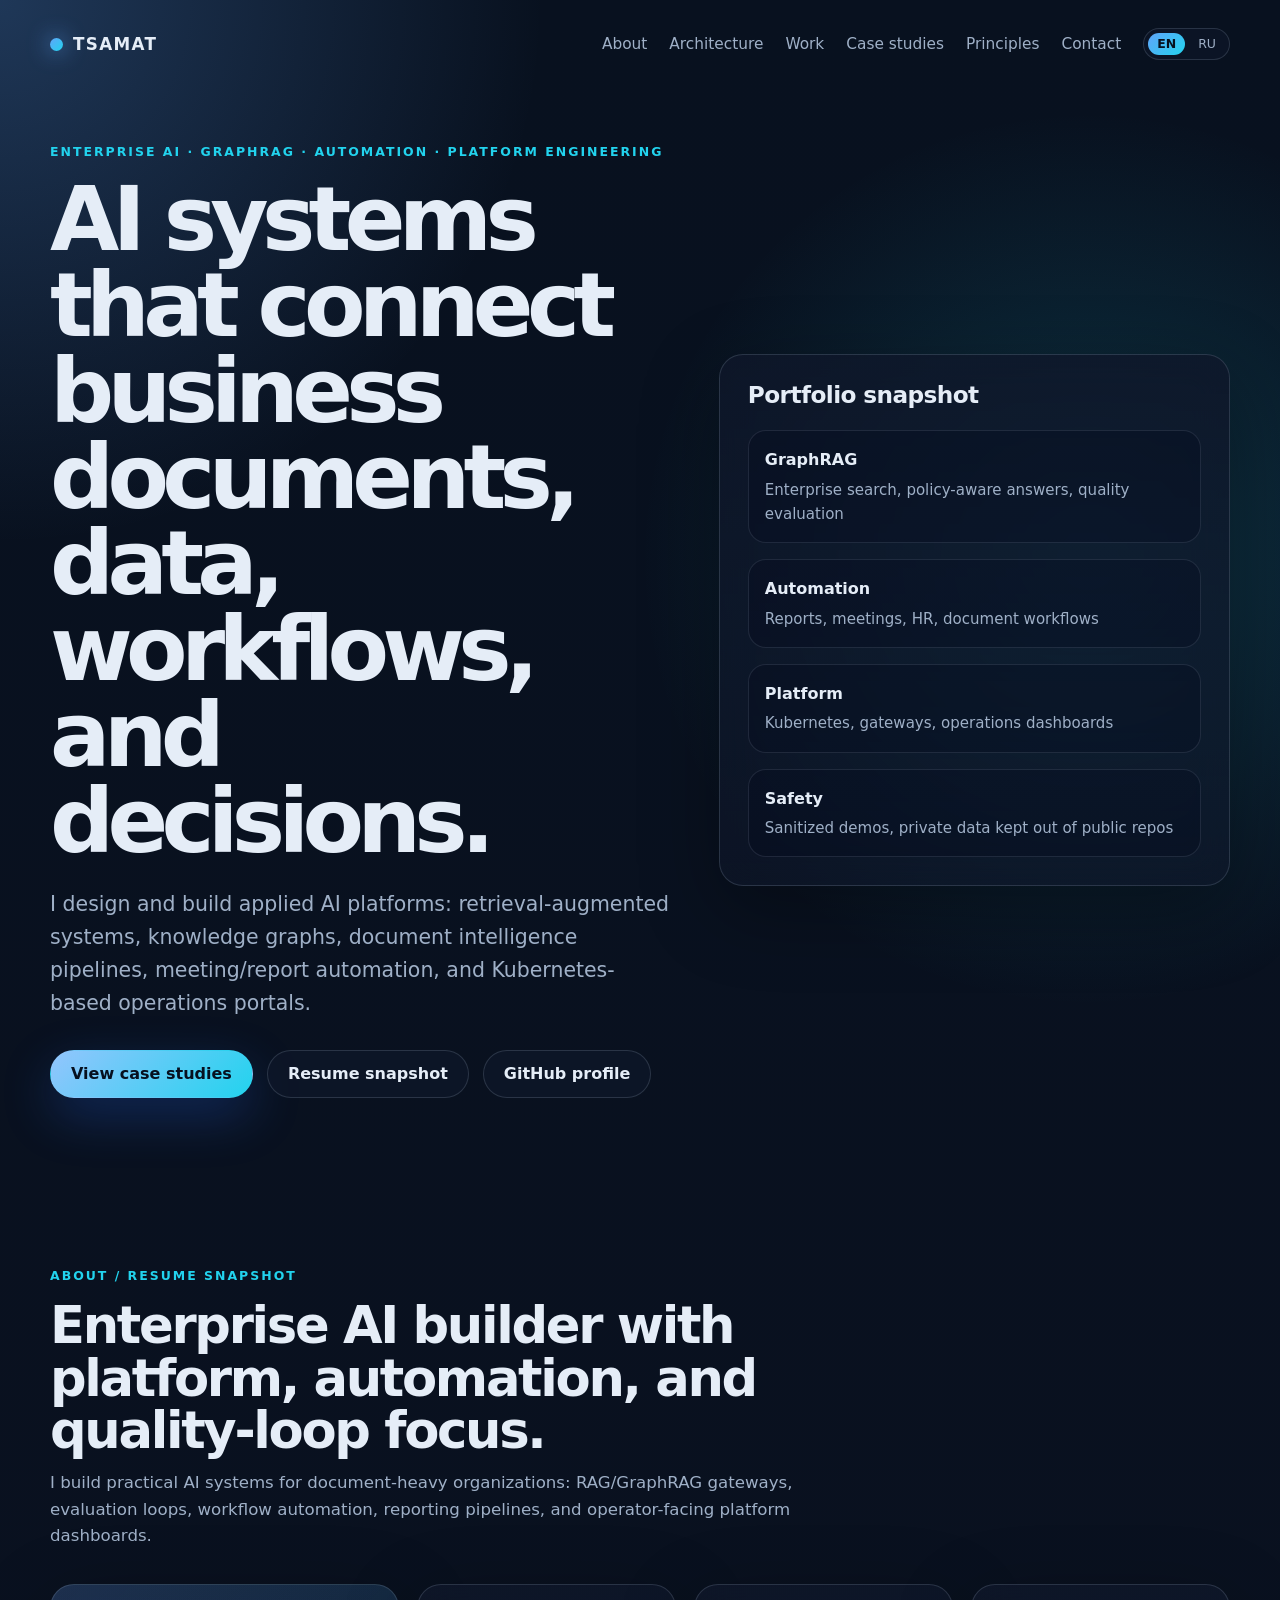
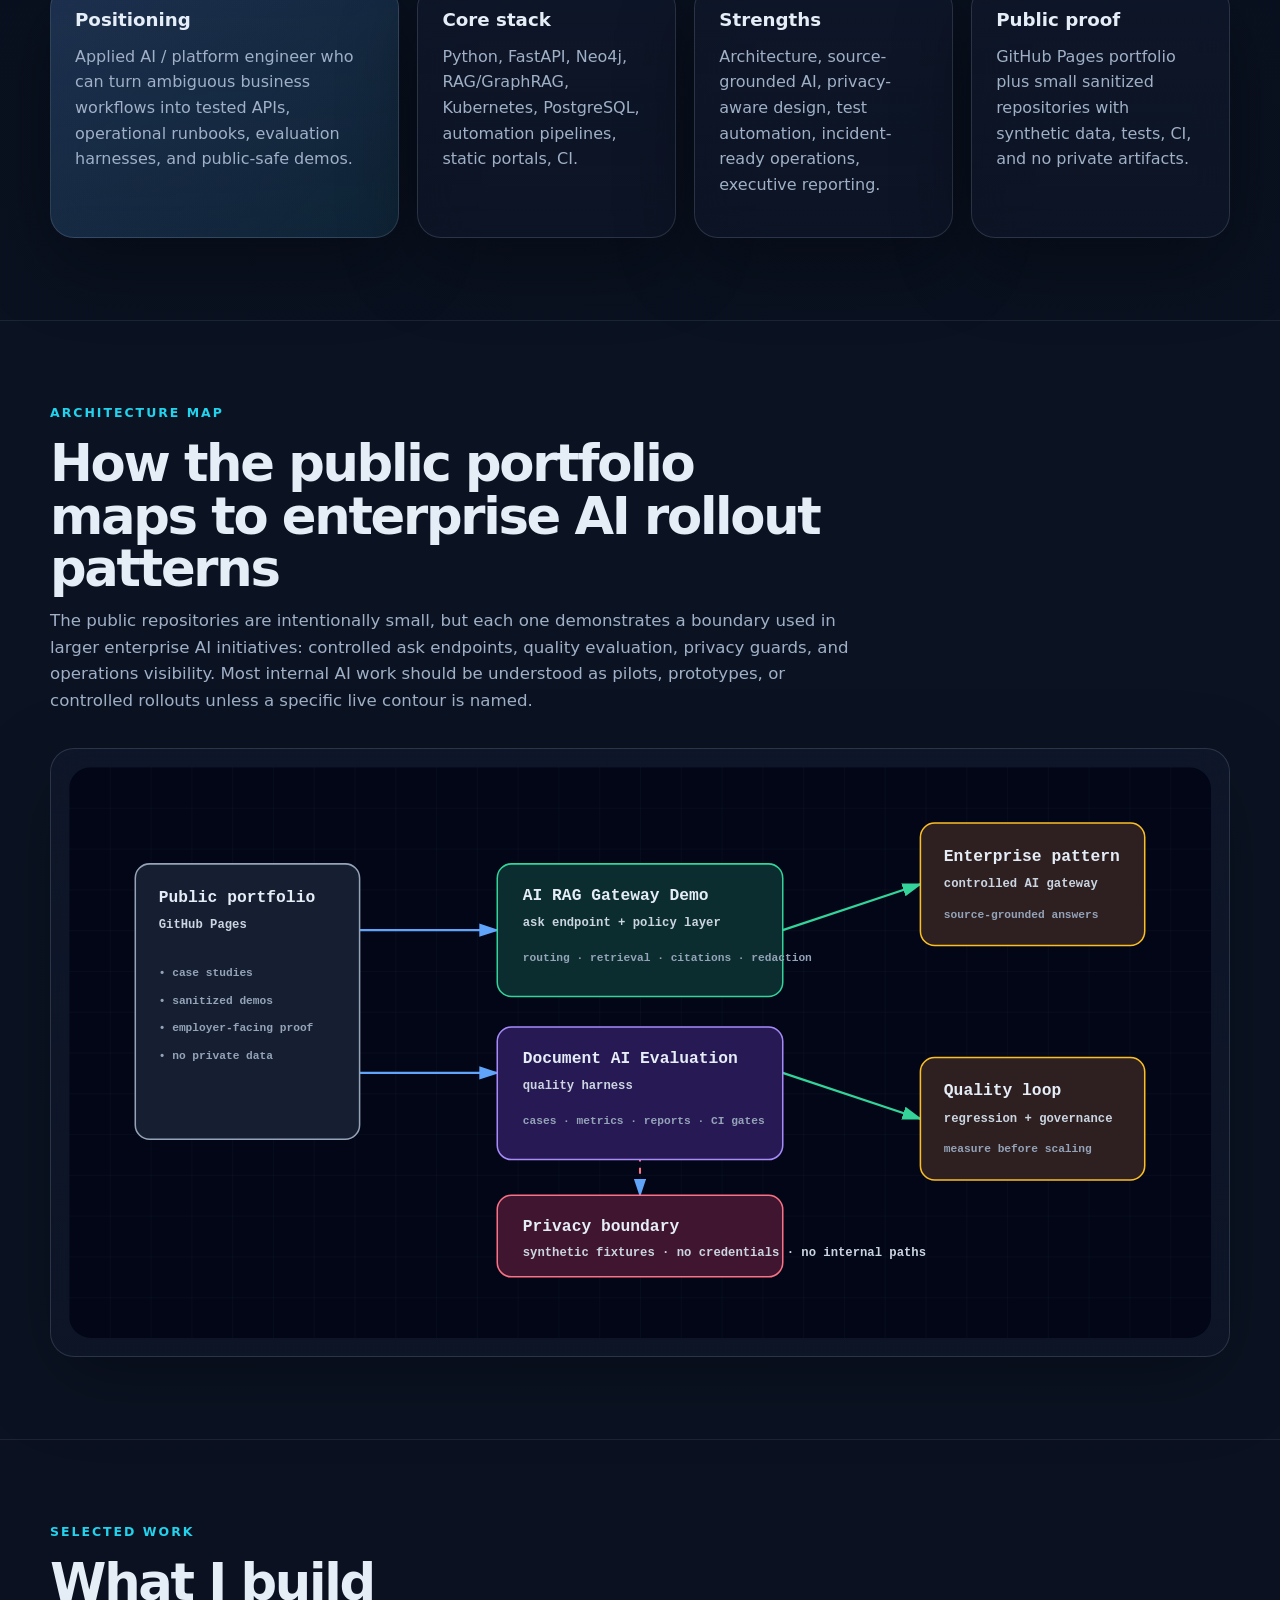
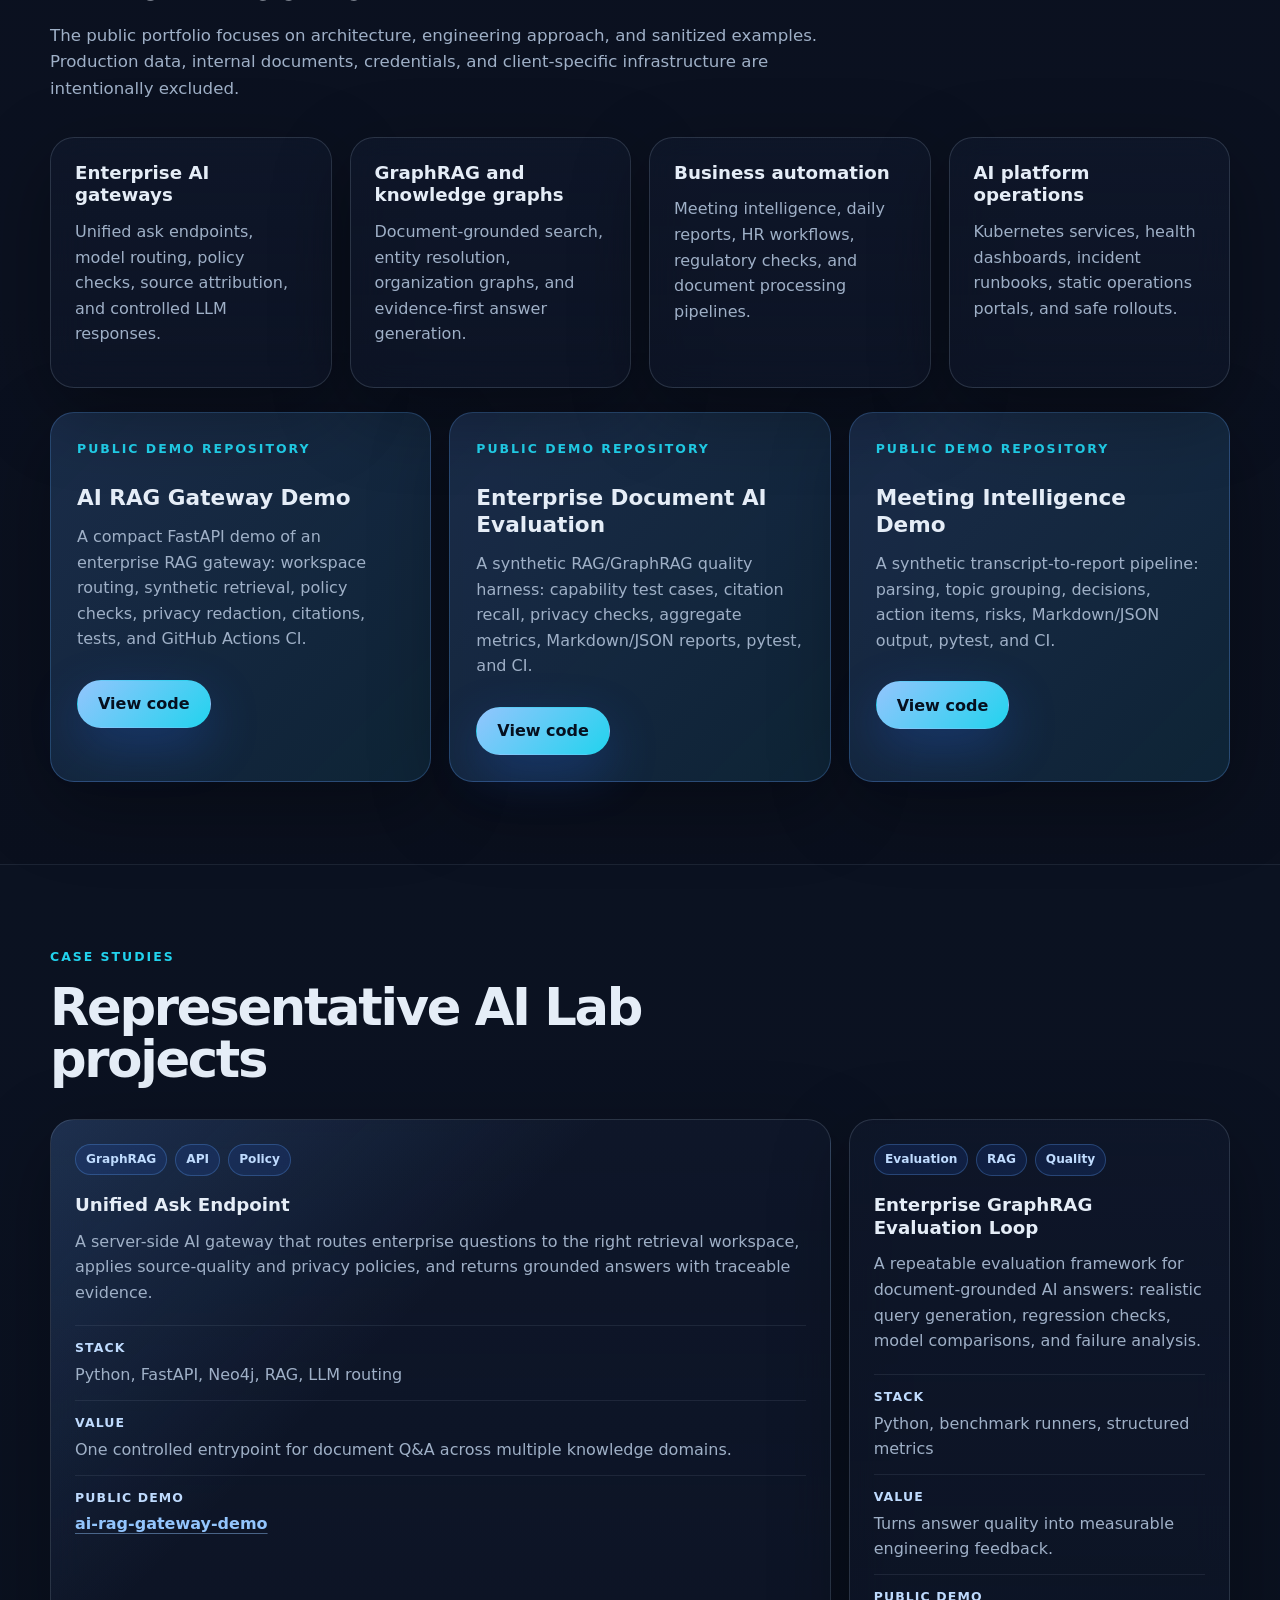
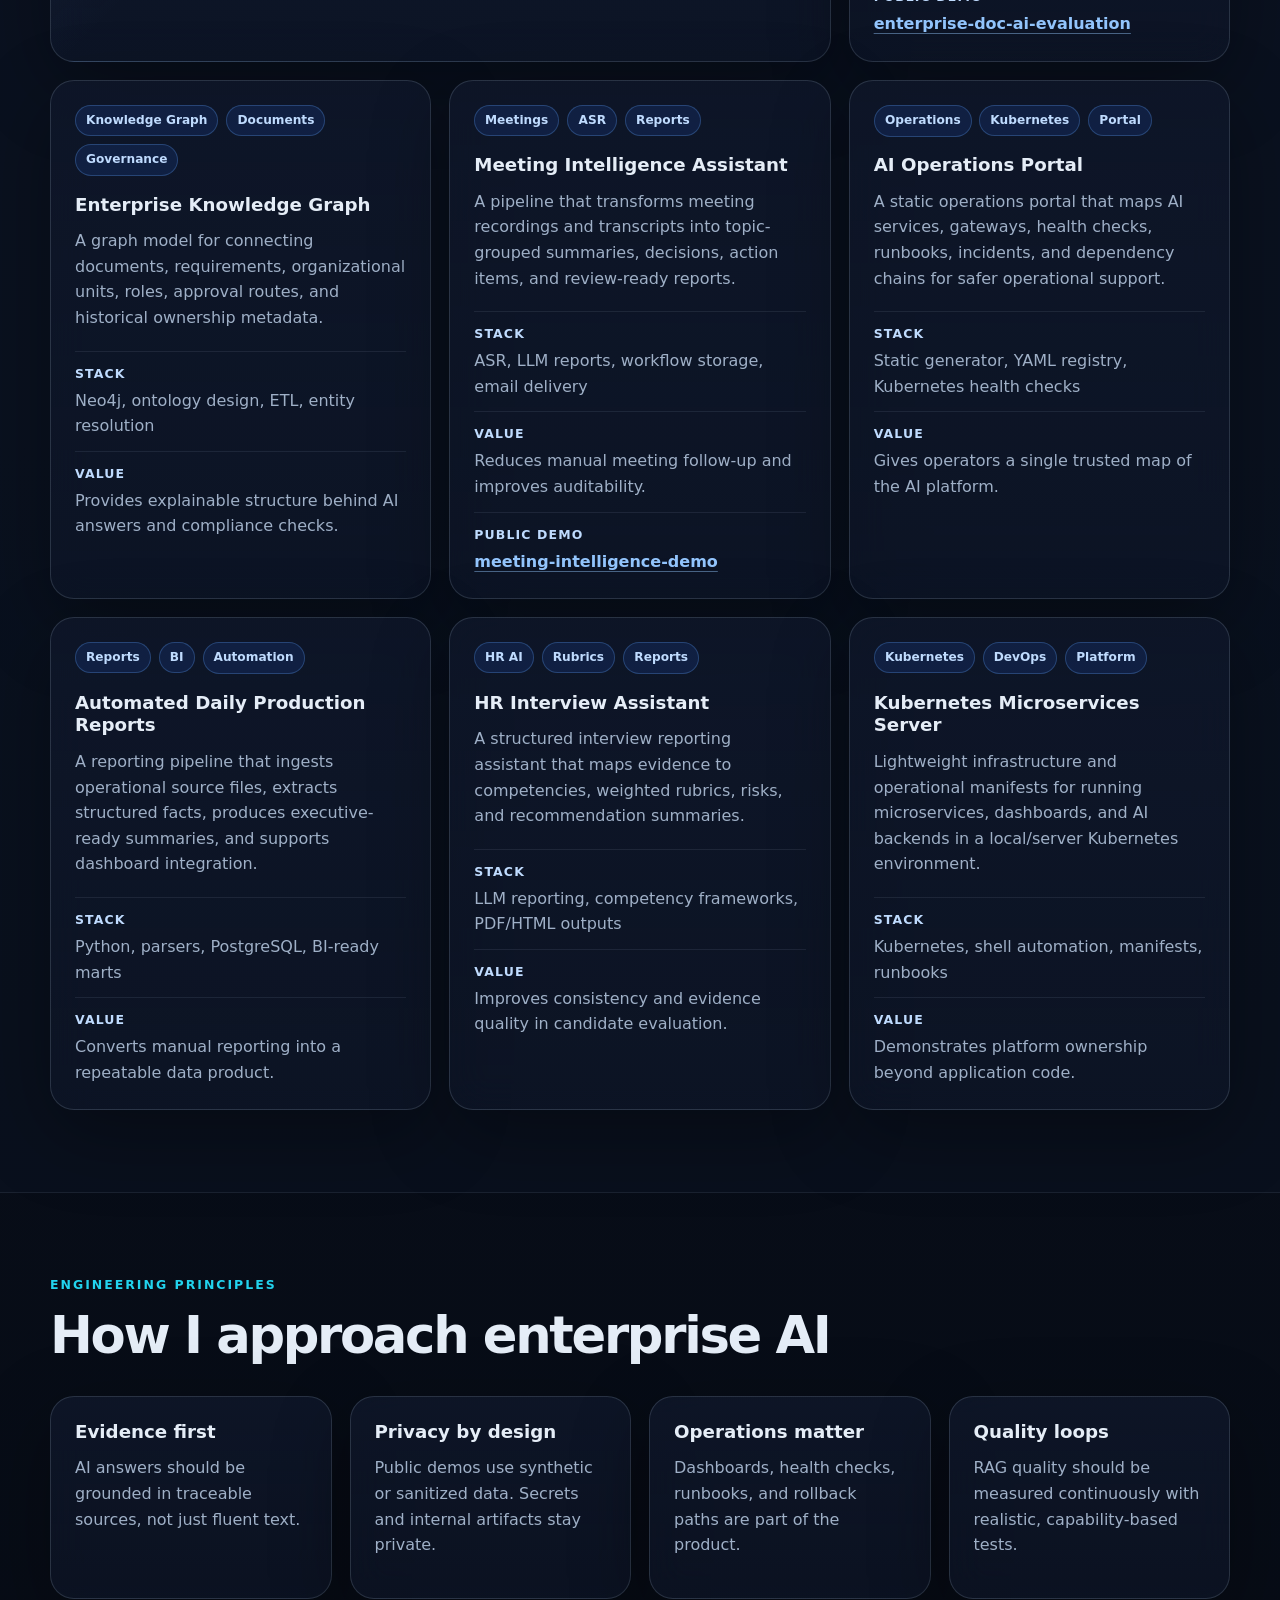
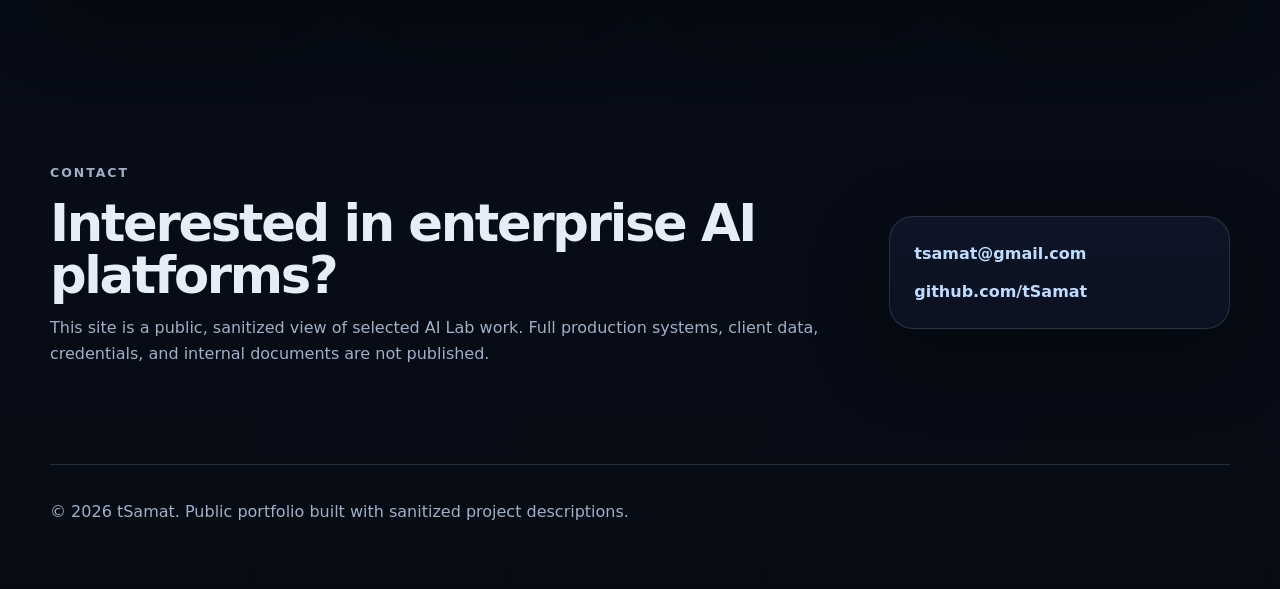
<file: index.html>
<!doctype html>
<html lang="en">
<head>
  <meta charset="utf-8">
  <meta name="viewport" content="width=device-width, initial-scale=1">
  <title>tSamat — Enterprise AI Lab Portfolio</title>
  <meta name="description" content="Enterprise AI, GraphRAG, automation, Kubernetes, and decision-support systems portfolio by tSamat.">
  <link rel="canonical" href="https://tsamat.github.io/">
  <link rel="alternate" hreflang="en" href="https://tsamat.github.io/">
  <link rel="alternate" hreflang="ru" href="https://tsamat.github.io/ru.html">
  <meta property="og:title" content="tSamat — Enterprise AI Lab Portfolio">
  <meta property="og:description" content="Selected AI Lab projects: GraphRAG, enterprise automation, AI operations, meeting intelligence, and Kubernetes platforms.">
  <meta property="og:type" content="website">
  <meta property="og:url" content="https://tsamat.github.io/">
  <meta property="og:site_name" content="tSamat Enterprise AI Lab">
  <meta property="og:image" content="https://tsamat.github.io/assets/og-image.png">
  <meta property="og:image:secure_url" content="https://tsamat.github.io/assets/og-image.png">
  <meta property="og:image:type" content="image/png">
  <meta property="og:image:width" content="1200">
  <meta property="og:image:height" content="630">
  <meta property="og:image:alt" content="tSamat Enterprise AI Lab portfolio preview with GraphRAG, RAG gateway, evaluation, automation, and platform operations focus.">
  <meta property="og:image" content="https://tsamat.github.io/assets/og-image.svg">
  <meta name="twitter:card" content="summary_large_image">
  <meta name="twitter:title" content="tSamat — Enterprise AI Lab Portfolio">
  <meta name="twitter:description" content="Enterprise AI portfolio: GraphRAG, RAG gateways, quality evaluation, automation, and platform operations.">
  <meta name="twitter:image" content="https://tsamat.github.io/assets/og-image.png">
  <meta name="theme-color" content="#0f172a">
  <link rel="stylesheet" href="styles.css">
</head>
<body>
  <header class="hero">
    <nav class="nav" aria-label="Main navigation">
      <a class="brand" href="#top" aria-label="Home">tSamat</a>
      <div class="nav-links">
        <a href="#about">About</a>
        <a href="#architecture">Architecture</a>
        <a href="#work">Work</a>
        <a href="#case-studies">Case studies</a>
        <a href="#principles">Principles</a>
        <a href="#contact">Contact</a>
        <span class="lang-switch" aria-label="Language switch"><strong>EN</strong><a href="/ru.html">RU</a></span>
      </div>
    </nav>

    <section id="top" class="hero-grid">
      <div>
        <p class="eyebrow">Enterprise AI · GraphRAG · Automation · Platform Engineering</p>
        <h1>AI systems that connect business documents, data, workflows, and decisions.</h1>
        <p class="lead">
          I design and build applied AI platforms: retrieval-augmented systems, knowledge graphs,
          document intelligence pipelines, meeting/report automation, and Kubernetes-based operations portals.
        </p>
        <div class="cta-row">
          <a class="button primary" href="#case-studies">View case studies</a>
          <a class="button secondary" href="#about">Resume snapshot</a>
          <a class="button secondary" href="https://github.com/tSamat">GitHub profile</a>
        </div>
      </div>
      <aside class="hero-card" aria-label="Portfolio summary">
        <h2>Portfolio snapshot</h2>
        <ul class="metrics">
          <li><strong>GraphRAG</strong><span>Enterprise search, policy-aware answers, quality evaluation</span></li>
          <li><strong>Automation</strong><span>Reports, meetings, HR, document workflows</span></li>
          <li><strong>Platform</strong><span>Kubernetes, gateways, operations dashboards</span></li>
          <li><strong>Safety</strong><span>Sanitized demos, private data kept out of public repos</span></li>
        </ul>
      </aside>
    </section>
  </header>

  <main>
    <section id="about" class="section about-section">
      <div class="section-heading">
        <p class="eyebrow">About / Resume snapshot</p>
        <h2>Enterprise AI builder with platform, automation, and quality-loop focus.</h2>
        <p>
          I build practical AI systems for document-heavy organizations: RAG/GraphRAG gateways,
          evaluation loops, workflow automation, reporting pipelines, and operator-facing platform dashboards.
        </p>
      </div>
      <div class="resume-grid">
        <article class="resume-card highlight">
          <h3>Positioning</h3>
          <p>
            Applied AI / platform engineer who can turn ambiguous business workflows into tested APIs,
            operational runbooks, evaluation harnesses, and public-safe demos.
          </p>
        </article>
        <article class="resume-card">
          <h3>Core stack</h3>
          <p>Python, FastAPI, Neo4j, RAG/GraphRAG, Kubernetes, PostgreSQL, automation pipelines, static portals, CI.</p>
        </article>
        <article class="resume-card">
          <h3>Strengths</h3>
          <p>Architecture, source-grounded AI, privacy-aware design, test automation, incident-ready operations, executive reporting.</p>
        </article>
        <article class="resume-card">
          <h3>Public proof</h3>
          <p>GitHub Pages portfolio plus small sanitized repositories with synthetic data, tests, CI, and no private artifacts.</p>
        </article>
      </div>
    </section>

    <section id="architecture" class="section alt architecture-section">
      <div class="section-heading">
        <p class="eyebrow">Architecture map</p>
        <h2>How the public portfolio maps to enterprise AI rollout patterns</h2>
        <p>
          The public repositories are intentionally small, but each one demonstrates a boundary used in larger enterprise AI
          initiatives: controlled ask endpoints, quality evaluation, privacy guards, and operations visibility. Most internal
          AI work should be understood as pilots, prototypes, or controlled rollouts unless a specific live contour is named.
        </p>
      </div>
      <div class="diagram-card" role="img" aria-label="Architecture diagram showing portfolio, demo repositories, and enterprise AI patterns">
        <svg viewBox="0 0 1120 560" xmlns="http://www.w3.org/2000/svg">
          <defs>
            <pattern id="grid" width="40" height="40" patternUnits="userSpaceOnUse">
              <path d="M 40 0 L 0 0 0 40" fill="none" stroke="#1e293b" stroke-width="0.5"/>
            </pattern>
            <marker id="arrow" markerWidth="10" markerHeight="10" refX="8" refY="3" orient="auto" markerUnits="strokeWidth">
              <path d="M0,0 L0,6 L9,3 z" fill="#60a5fa"/>
            </marker>
            <marker id="arrowGreen" markerWidth="10" markerHeight="10" refX="8" refY="3" orient="auto" markerUnits="strokeWidth">
              <path d="M0,0 L0,6 L9,3 z" fill="#34d399"/>
            </marker>
          </defs>
          <rect width="1120" height="560" rx="22" fill="#020617"/>
          <rect width="1120" height="560" rx="22" fill="url(#grid)" opacity="0.72"/>

          <line x1="285" y1="160" x2="420" y2="160" stroke="#60a5fa" stroke-width="2.2" marker-end="url(#arrow)"/>
          <line x1="285" y1="300" x2="420" y2="300" stroke="#60a5fa" stroke-width="2.2" marker-end="url(#arrow)"/>
          <line x1="700" y1="160" x2="835" y2="115" stroke="#34d399" stroke-width="2.2" marker-end="url(#arrowGreen)"/>
          <line x1="700" y1="300" x2="835" y2="345" stroke="#34d399" stroke-width="2.2" marker-end="url(#arrowGreen)"/>
          <line x1="560" y1="345" x2="560" y2="420" stroke="#fb7185" stroke-width="2" stroke-dasharray="6 6" marker-end="url(#arrow)"/>

          <g class="svg-node external">
            <rect x="65" y="95" width="220" height="270" rx="14" fill="#0f172a"/>
            <rect x="65" y="95" width="220" height="270" rx="14" fill="rgba(30, 41, 59, 0.5)" stroke="#94a3b8" stroke-width="1.5"/>
            <text x="88" y="132">Public portfolio</text>
            <text x="88" y="158" class="small">GitHub Pages</text>
            <text x="88" y="205" class="tiny">• case studies</text>
            <text x="88" y="232" class="tiny">• sanitized demos</text>
            <text x="88" y="259" class="tiny">• employer-facing proof</text>
            <text x="88" y="286" class="tiny">• no private data</text>
          </g>

          <g class="svg-node backend">
            <rect x="420" y="95" width="280" height="130" rx="14" fill="#0f172a"/>
            <rect x="420" y="95" width="280" height="130" rx="14" fill="rgba(6, 78, 59, 0.4)" stroke="#34d399" stroke-width="1.5"/>
            <text x="445" y="130">AI RAG Gateway Demo</text>
            <text x="445" y="156" class="small">ask endpoint + policy layer</text>
            <text x="445" y="190" class="tiny">routing · retrieval · citations · redaction</text>
          </g>

          <g class="svg-node database">
            <rect x="420" y="255" width="280" height="130" rx="14" fill="#0f172a"/>
            <rect x="420" y="255" width="280" height="130" rx="14" fill="rgba(76, 29, 149, 0.4)" stroke="#a78bfa" stroke-width="1.5"/>
            <text x="445" y="290">Document AI Evaluation</text>
            <text x="445" y="316" class="small">quality harness</text>
            <text x="445" y="350" class="tiny">cases · metrics · reports · CI gates</text>
          </g>

          <g class="svg-node cloud">
            <rect x="835" y="55" width="220" height="120" rx="14" fill="#0f172a"/>
            <rect x="835" y="55" width="220" height="120" rx="14" fill="rgba(120, 53, 15, 0.3)" stroke="#fbbf24" stroke-width="1.5"/>
            <text x="858" y="92">Enterprise pattern</text>
            <text x="858" y="118" class="small">controlled AI gateway</text>
            <text x="858" y="148" class="tiny">source-grounded answers</text>
          </g>

          <g class="svg-node cloud">
            <rect x="835" y="285" width="220" height="120" rx="14" fill="#0f172a"/>
            <rect x="835" y="285" width="220" height="120" rx="14" fill="rgba(120, 53, 15, 0.3)" stroke="#fbbf24" stroke-width="1.5"/>
            <text x="858" y="322">Quality loop</text>
            <text x="858" y="348" class="small">regression + governance</text>
            <text x="858" y="378" class="tiny">measure before scaling</text>
          </g>

          <g class="svg-node security">
            <rect x="420" y="420" width="280" height="80" rx="14" fill="#0f172a"/>
            <rect x="420" y="420" width="280" height="80" rx="14" fill="rgba(136, 19, 55, 0.4)" stroke="#fb7185" stroke-width="1.5"/>
            <text x="445" y="455">Privacy boundary</text>
            <text x="445" y="480" class="small">synthetic fixtures · no credentials · no internal paths</text>
          </g>
        </svg>
      </div>
    </section>

    <section id="work" class="section">
      <div class="section-heading">
        <p class="eyebrow">Selected work</p>
        <h2>What I build</h2>
        <p>
          The public portfolio focuses on architecture, engineering approach, and sanitized examples.
          Production data, internal documents, credentials, and client-specific infrastructure are intentionally excluded.
        </p>
      </div>

      <div class="capability-grid">
        <article class="capability">
          <h3>Enterprise AI gateways</h3>
          <p>Unified ask endpoints, model routing, policy checks, source attribution, and controlled LLM responses.</p>
        </article>
        <article class="capability">
          <h3>GraphRAG and knowledge graphs</h3>
          <p>Document-grounded search, entity resolution, organization graphs, and evidence-first answer generation.</p>
        </article>
        <article class="capability">
          <h3>Business automation</h3>
          <p>Meeting intelligence, daily reports, HR workflows, regulatory checks, and document processing pipelines.</p>
        </article>
        <article class="capability">
          <h3>AI platform operations</h3>
          <p>Kubernetes services, health dashboards, incident runbooks, static operations portals, and safe rollouts.</p>
        </article>
      </div>

      <div class="demo-strip" aria-label="Public demo repositories">
        <article>
          <p class="eyebrow">Public demo repository</p>
          <h3>AI RAG Gateway Demo</h3>
          <p>
            A compact FastAPI demo of an enterprise RAG gateway: workspace routing,
            synthetic retrieval, policy checks, privacy redaction, citations, tests, and GitHub Actions CI.
          </p>
          <a class="button primary" href="https://github.com/tSamat/ai-rag-gateway-demo">View code</a>
        </article>
        <article>
          <p class="eyebrow">Public demo repository</p>
          <h3>Enterprise Document AI Evaluation</h3>
          <p>
            A synthetic RAG/GraphRAG quality harness: capability test cases, citation recall,
            privacy checks, aggregate metrics, Markdown/JSON reports, pytest, and CI.
          </p>
          <a class="button primary" href="https://github.com/tSamat/enterprise-doc-ai-evaluation">View code</a>
        </article>
        <article>
          <p class="eyebrow">Public demo repository</p>
          <h3>Meeting Intelligence Demo</h3>
          <p>
            A synthetic transcript-to-report pipeline: parsing, topic grouping,
            decisions, action items, risks, Markdown/JSON output, pytest, and CI.
          </p>
          <a class="button primary" href="https://github.com/tSamat/meeting-intelligence-demo">View code</a>
        </article>
      </div>
    </section>

    <section id="case-studies" class="section alt">
      <div class="section-heading">
        <p class="eyebrow">Case studies</p>
        <h2>Representative AI Lab projects</h2>
      </div>

      <div class="project-grid">
        <article class="project-card featured">
          <div class="tag-row"><span>GraphRAG</span><span>API</span><span>Policy</span></div>
          <h3>Unified Ask Endpoint</h3>
          <p>
            A server-side AI gateway that routes enterprise questions to the right retrieval workspace,
            applies source-quality and privacy policies, and returns grounded answers with traceable evidence.
          </p>
          <dl>
            <div><dt>Stack</dt><dd>Python, FastAPI, Neo4j, RAG, LLM routing</dd></div>
            <div><dt>Value</dt><dd>One controlled entrypoint for document Q&A across multiple knowledge domains.</dd></div>
            <div><dt>Public demo</dt><dd><a class="inline-link" href="https://github.com/tSamat/ai-rag-gateway-demo">ai-rag-gateway-demo</a></dd></div>
          </dl>
        </article>

        <article class="project-card">
          <div class="tag-row"><span>Evaluation</span><span>RAG</span><span>Quality</span></div>
          <h3>Enterprise GraphRAG Evaluation Loop</h3>
          <p>
            A repeatable evaluation framework for document-grounded AI answers: realistic query generation,
            regression checks, model comparisons, and failure analysis.
          </p>
          <dl>
            <div><dt>Stack</dt><dd>Python, benchmark runners, structured metrics</dd></div>
            <div><dt>Value</dt><dd>Turns answer quality into measurable engineering feedback.</dd></div>
            <div><dt>Public demo</dt><dd><a class="inline-link" href="https://github.com/tSamat/enterprise-doc-ai-evaluation">enterprise-doc-ai-evaluation</a></dd></div>
          </dl>
        </article>

        <article class="project-card">
          <div class="tag-row"><span>Knowledge Graph</span><span>Documents</span><span>Governance</span></div>
          <h3>Enterprise Knowledge Graph</h3>
          <p>
            A graph model for connecting documents, requirements, organizational units, roles,
            approval routes, and historical ownership metadata.
          </p>
          <dl>
            <div><dt>Stack</dt><dd>Neo4j, ontology design, ETL, entity resolution</dd></div>
            <div><dt>Value</dt><dd>Provides explainable structure behind AI answers and compliance checks.</dd></div>
          </dl>
        </article>

        <article class="project-card">
          <div class="tag-row"><span>Meetings</span><span>ASR</span><span>Reports</span></div>
          <h3>Meeting Intelligence Assistant</h3>
          <p>
            A pipeline that transforms meeting recordings and transcripts into topic-grouped summaries,
            decisions, action items, and review-ready reports.
          </p>
          <dl>
            <div><dt>Stack</dt><dd>ASR, LLM reports, workflow storage, email delivery</dd></div>
            <div><dt>Value</dt><dd>Reduces manual meeting follow-up and improves auditability.</dd></div>
            <div><dt>Public demo</dt><dd><a class="inline-link" href="https://github.com/tSamat/meeting-intelligence-demo">meeting-intelligence-demo</a></dd></div>
          </dl>
        </article>

        <article class="project-card">
          <div class="tag-row"><span>Operations</span><span>Kubernetes</span><span>Portal</span></div>
          <h3>AI Operations Portal</h3>
          <p>
            A static operations portal that maps AI services, gateways, health checks, runbooks,
            incidents, and dependency chains for safer operational support.
          </p>
          <dl>
            <div><dt>Stack</dt><dd>Static generator, YAML registry, Kubernetes health checks</dd></div>
            <div><dt>Value</dt><dd>Gives operators a single trusted map of the AI platform.</dd></div>
          </dl>
        </article>

        <article class="project-card">
          <div class="tag-row"><span>Reports</span><span>BI</span><span>Automation</span></div>
          <h3>Automated Daily Production Reports</h3>
          <p>
            A reporting pipeline that ingests operational source files, extracts structured facts,
            produces executive-ready summaries, and supports dashboard integration.
          </p>
          <dl>
            <div><dt>Stack</dt><dd>Python, parsers, PostgreSQL, BI-ready marts</dd></div>
            <div><dt>Value</dt><dd>Converts manual reporting into a repeatable data product.</dd></div>
          </dl>
        </article>

        <article class="project-card">
          <div class="tag-row"><span>HR AI</span><span>Rubrics</span><span>Reports</span></div>
          <h3>HR Interview Assistant</h3>
          <p>
            A structured interview reporting assistant that maps evidence to competencies,
            weighted rubrics, risks, and recommendation summaries.
          </p>
          <dl>
            <div><dt>Stack</dt><dd>LLM reporting, competency frameworks, PDF/HTML outputs</dd></div>
            <div><dt>Value</dt><dd>Improves consistency and evidence quality in candidate evaluation.</dd></div>
          </dl>
        </article>

        <article class="project-card">
          <div class="tag-row"><span>Kubernetes</span><span>DevOps</span><span>Platform</span></div>
          <h3>Kubernetes Microservices Server</h3>
          <p>
            Lightweight infrastructure and operational manifests for running microservices,
            dashboards, and AI backends in a local/server Kubernetes environment.
          </p>
          <dl>
            <div><dt>Stack</dt><dd>Kubernetes, shell automation, manifests, runbooks</dd></div>
            <div><dt>Value</dt><dd>Demonstrates platform ownership beyond application code.</dd></div>
          </dl>
        </article>
      </div>
    </section>

    <section id="principles" class="section">
      <div class="section-heading">
        <p class="eyebrow">Engineering principles</p>
        <h2>How I approach enterprise AI</h2>
      </div>
      <div class="principles">
        <article>
          <h3>Evidence first</h3>
          <p>AI answers should be grounded in traceable sources, not just fluent text.</p>
        </article>
        <article>
          <h3>Privacy by design</h3>
          <p>Public demos use synthetic or sanitized data. Secrets and internal artifacts stay private.</p>
        </article>
        <article>
          <h3>Operations matter</h3>
          <p>Dashboards, health checks, runbooks, and rollback paths are part of the product.</p>
        </article>
        <article>
          <h3>Quality loops</h3>
          <p>RAG quality should be measured continuously with realistic, capability-based tests.</p>
        </article>
      </div>
    </section>

    <section id="contact" class="section contact">
      <div>
        <p class="eyebrow">Contact</p>
        <h2>Interested in enterprise AI platforms?</h2>
        <p>
          This site is a public, sanitized view of selected AI Lab work. Full production systems,
          client data, credentials, and internal documents are not published.
        </p>
      </div>
      <div class="contact-card">
        <a href="mailto:tsamat@gmail.com">tsamat@gmail.com</a>
        <a href="https://github.com/tSamat">github.com/tSamat</a>
      </div>
    </section>
  </main>

  <footer class="footer">
    <p>© <span id="year"></span> tSamat. Public portfolio built with sanitized project descriptions.</p>
  </footer>

  <script>
    document.getElementById('year').textContent = new Date().getFullYear();
  </script>
</body>
</html>
</file>
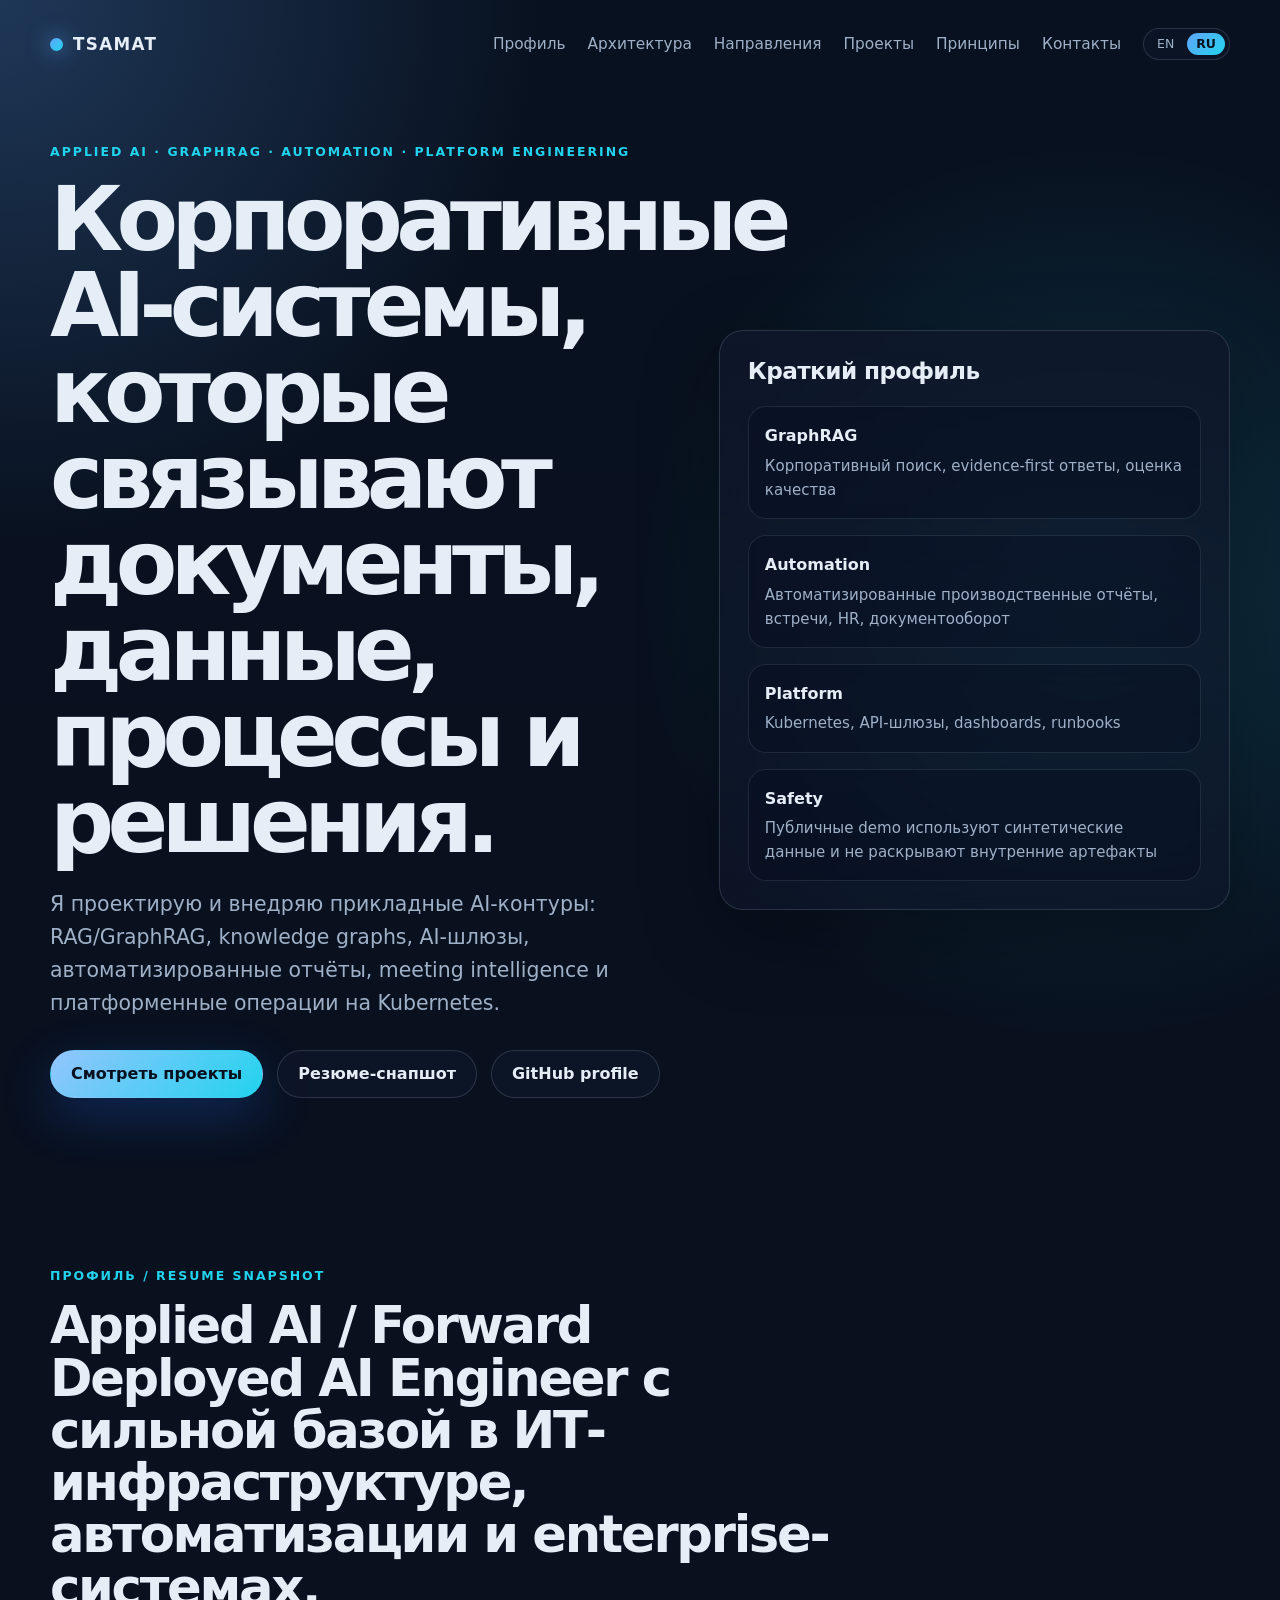
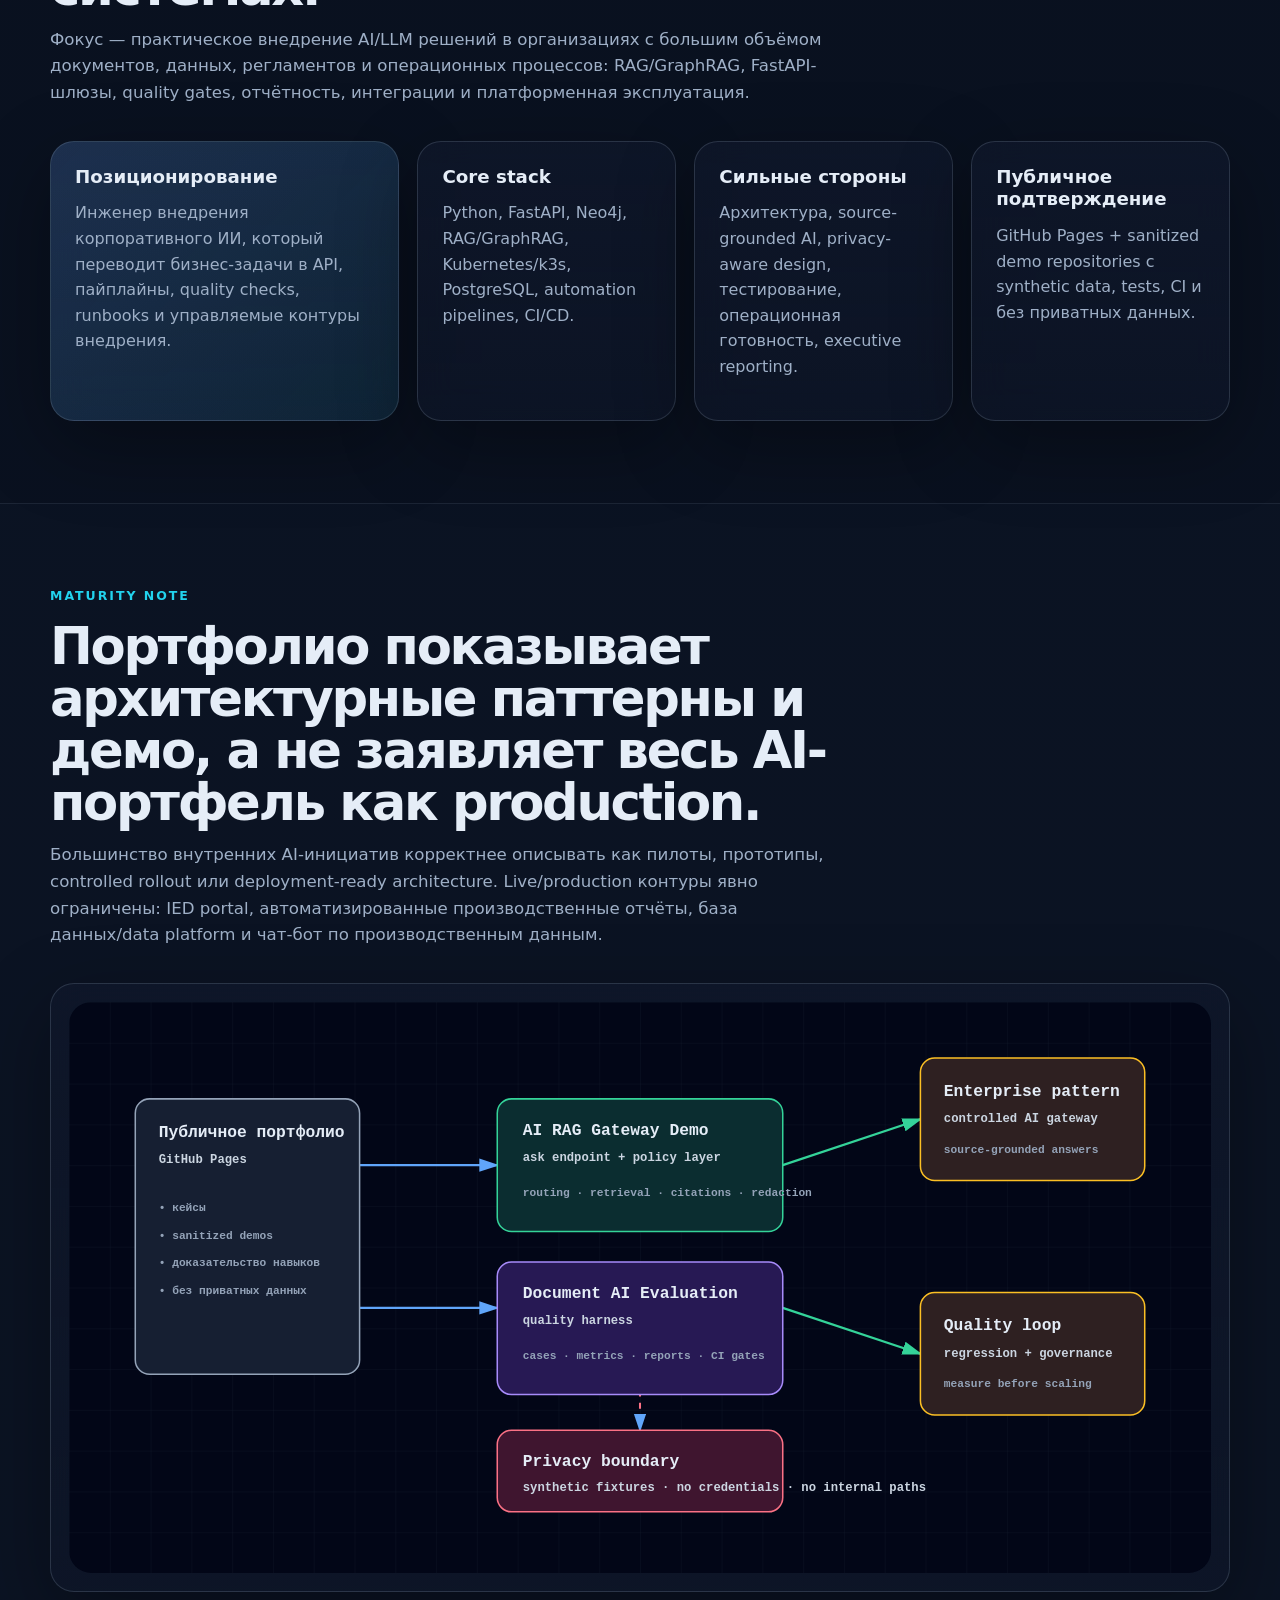
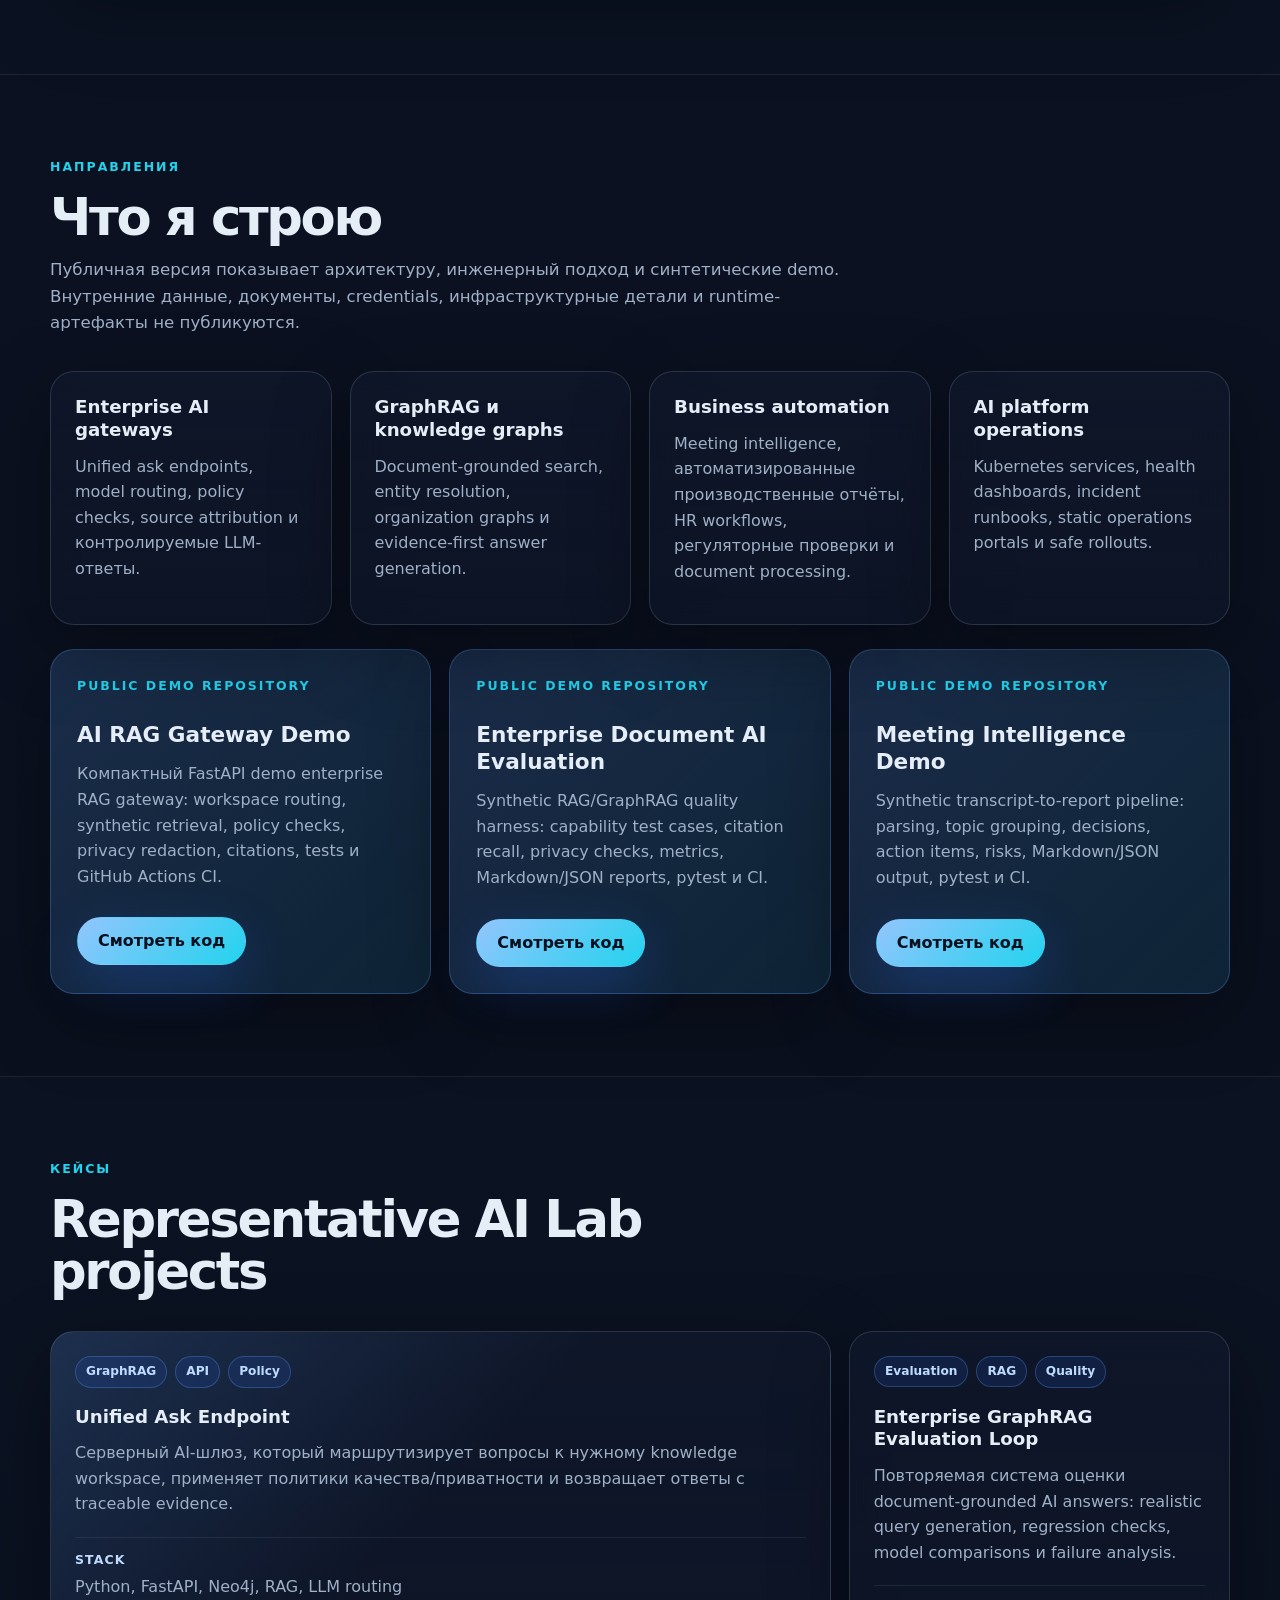
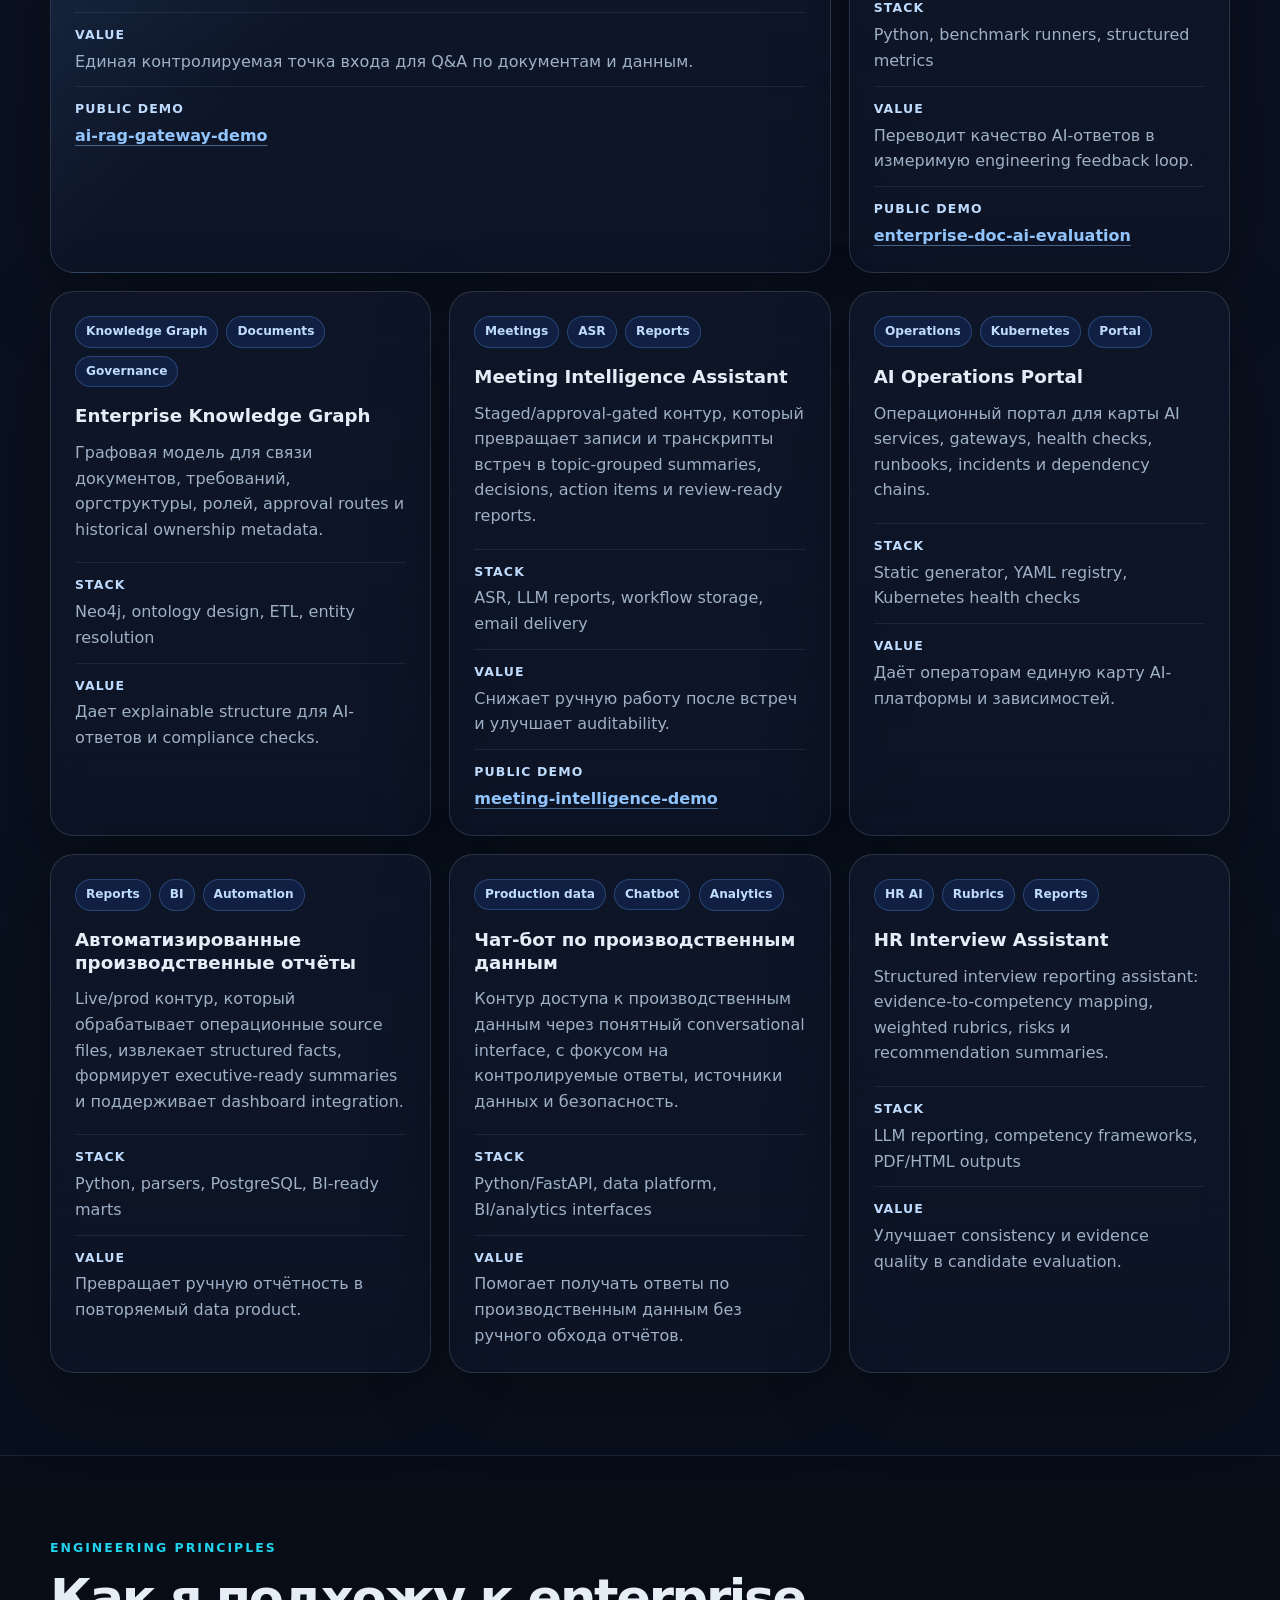
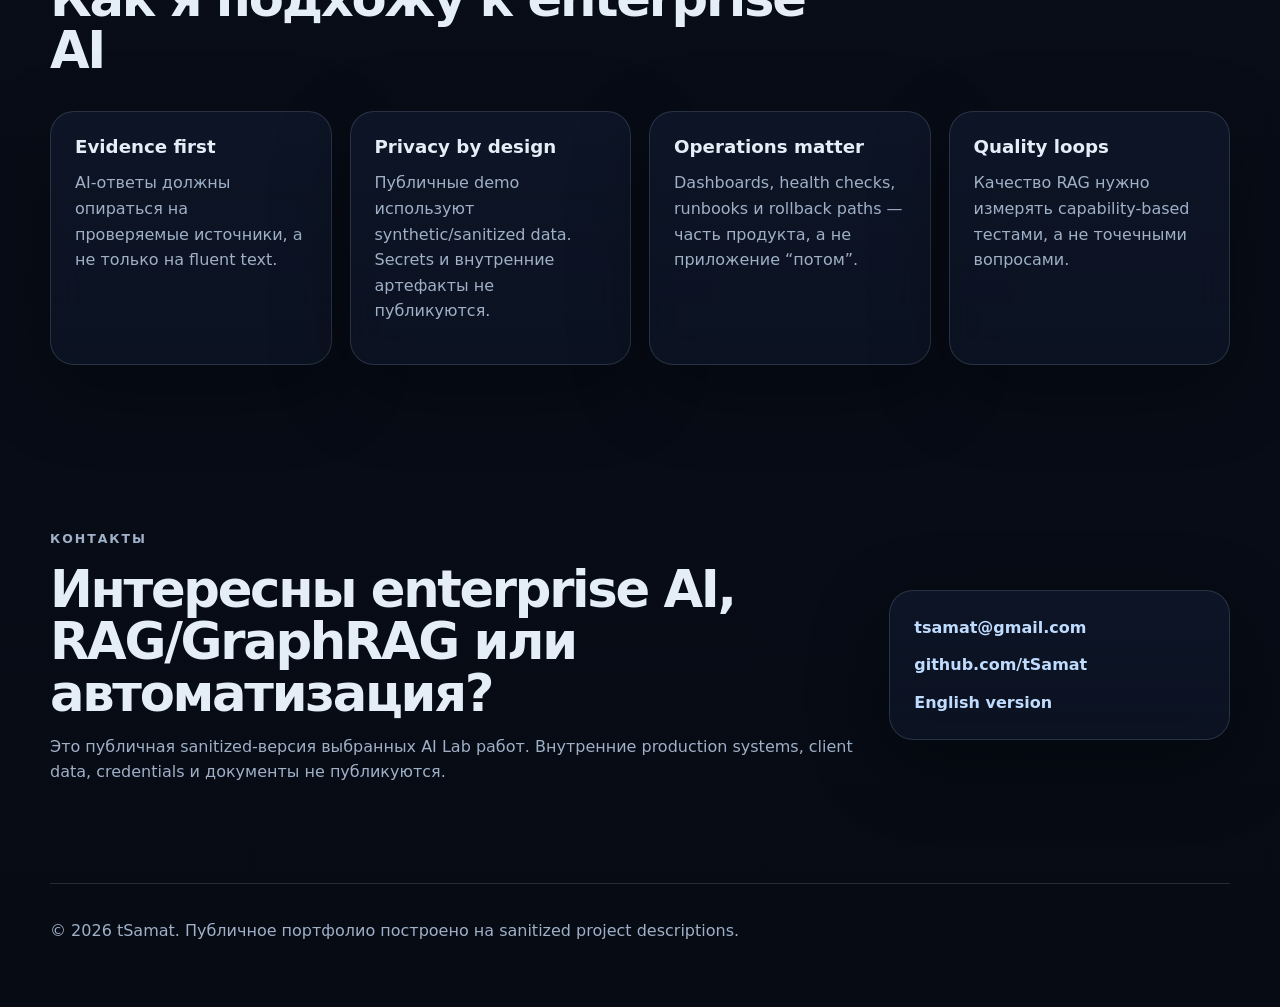
<file: ru.html>
<!doctype html>
<html lang="ru">
<head>
  <meta charset="utf-8">
  <meta name="viewport" content="width=device-width, initial-scale=1">
  <title>tSamat — портфолио Enterprise AI / Applied AI</title>
  <meta name="description" content="Портфолио Applied AI / Forward Deployed AI Engineer: RAG, GraphRAG, FastAPI, Kubernetes, автоматизация, отчётность и платформенные AI-контуры.">
  <link rel="canonical" href="https://tsamat.github.io/ru.html">
  <link rel="alternate" hreflang="en" href="https://tsamat.github.io/">
  <link rel="alternate" hreflang="ru" href="https://tsamat.github.io/ru.html">
  <meta property="og:title" content="tSamat — Enterprise AI / Applied AI Portfolio">
  <meta property="og:description" content="Русская версия AI-портфолио: RAG/GraphRAG, AI-шлюзы, оценка качества, автоматизация отчётов, meeting intelligence и платформенные операции.">
  <meta property="og:type" content="website">
  <meta property="og:url" content="https://tsamat.github.io/ru.html">
  <meta property="og:site_name" content="tSamat Enterprise AI Lab">
  <meta property="og:image" content="https://tsamat.github.io/assets/og-image.png">
  <meta property="og:image:secure_url" content="https://tsamat.github.io/assets/og-image.png">
  <meta property="og:image:type" content="image/png">
  <meta property="og:image:width" content="1200">
  <meta property="og:image:height" content="630">
  <meta property="og:image:alt" content="tSamat Enterprise AI Lab portfolio preview.">
  <meta name="twitter:card" content="summary_large_image">
  <meta name="twitter:title" content="tSamat — Enterprise AI / Applied AI Portfolio">
  <meta name="twitter:description" content="RAG/GraphRAG, AI-шлюзы, автоматизация, отчётность и платформенные AI-контуры.">
  <meta name="twitter:image" content="https://tsamat.github.io/assets/og-image.png">
  <meta name="theme-color" content="#0f172a">
  <link rel="stylesheet" href="styles.css">
</head>
<body>
  <header class="hero">
    <nav class="nav" aria-label="Основная навигация">
      <a class="brand" href="ru.html#top" aria-label="Главная">tSamat</a>
      <div class="nav-links">
        <a href="#about">Профиль</a>
        <a href="#architecture">Архитектура</a>
        <a href="#work">Направления</a>
        <a href="#case-studies">Проекты</a>
        <a href="#principles">Принципы</a>
        <a href="#contact">Контакты</a>
        <span class="lang-switch" aria-label="Language switch"><a href="/">EN</a><strong>RU</strong></span>
      </div>
    </nav>

    <section id="top" class="hero-grid">
      <div>
        <p class="eyebrow">Applied AI · GraphRAG · Automation · Platform Engineering</p>
        <h1>Корпоративные AI-системы, которые связывают документы, данные, процессы и решения.</h1>
        <p class="lead">
          Я проектирую и внедряю прикладные AI-контуры: RAG/GraphRAG, knowledge graphs,
          AI-шлюзы, автоматизированные отчёты, meeting intelligence и платформенные операции на Kubernetes.
        </p>
        <div class="cta-row">
          <a class="button primary" href="#case-studies">Смотреть проекты</a>
          <a class="button secondary" href="#about">Резюме-снапшот</a>
          <a class="button secondary" href="https://github.com/tSamat">GitHub profile</a>
        </div>
      </div>
      <aside class="hero-card" aria-label="Краткое портфолио">
        <h2>Краткий профиль</h2>
        <ul class="metrics">
          <li><strong>GraphRAG</strong><span>Корпоративный поиск, evidence-first ответы, оценка качества</span></li>
          <li><strong>Automation</strong><span>Автоматизированные производственные отчёты, встречи, HR, документооборот</span></li>
          <li><strong>Platform</strong><span>Kubernetes, API-шлюзы, dashboards, runbooks</span></li>
          <li><strong>Safety</strong><span>Публичные demo используют синтетические данные и не раскрывают внутренние артефакты</span></li>
        </ul>
      </aside>
    </section>
  </header>

  <main>
    <section id="about" class="section about-section">
      <div class="section-heading">
        <p class="eyebrow">Профиль / Resume snapshot</p>
        <h2>Applied AI / Forward Deployed AI Engineer с сильной базой в ИТ-инфраструктуре, автоматизации и enterprise-системах.</h2>
        <p>
          Фокус — практическое внедрение AI/LLM решений в организациях с большим объёмом документов,
          данных, регламентов и операционных процессов: RAG/GraphRAG, FastAPI-шлюзы, quality gates,
          отчётность, интеграции и платформенная эксплуатация.
        </p>
      </div>
      <div class="resume-grid">
        <article class="resume-card highlight">
          <h3>Позиционирование</h3>
          <p>
            Инженер внедрения корпоративного ИИ, который переводит бизнес-задачи в API, пайплайны,
            quality checks, runbooks и управляемые контуры внедрения.
          </p>
        </article>
        <article class="resume-card">
          <h3>Core stack</h3>
          <p>Python, FastAPI, Neo4j, RAG/GraphRAG, Kubernetes/k3s, PostgreSQL, automation pipelines, CI/CD.</p>
        </article>
        <article class="resume-card">
          <h3>Сильные стороны</h3>
          <p>Архитектура, source-grounded AI, privacy-aware design, тестирование, операционная готовность, executive reporting.</p>
        </article>
        <article class="resume-card">
          <h3>Публичное подтверждение</h3>
          <p>GitHub Pages + sanitized demo repositories с synthetic data, tests, CI и без приватных данных.</p>
        </article>
      </div>
    </section>

    <section id="architecture" class="section alt architecture-section">
      <div class="section-heading">
        <p class="eyebrow">Maturity note</p>
        <h2>Портфолио показывает архитектурные паттерны и демо, а не заявляет весь AI-портфель как production.</h2>
        <p>
          Большинство внутренних AI-инициатив корректнее описывать как пилоты, прототипы, controlled rollout
          или deployment-ready architecture. Live/production контуры явно ограничены: IED portal,
          автоматизированные производственные отчёты, база данных/data platform и чат-бот по производственным данным.
        </p>
      </div>
      <div class="diagram-card" role="img" aria-label="Диаграмма связи публичного портфолио, demo repositories и enterprise AI patterns">
        <svg viewBox="0 0 1120 560" xmlns="http://www.w3.org/2000/svg">
          <defs>
            <pattern id="gridRu" width="40" height="40" patternUnits="userSpaceOnUse">
              <path d="M 40 0 L 0 0 0 40" fill="none" stroke="#1e293b" stroke-width="0.5"/>
            </pattern>
            <marker id="arrowRu" markerWidth="10" markerHeight="10" refX="8" refY="3" orient="auto" markerUnits="strokeWidth">
              <path d="M0,0 L0,6 L9,3 z" fill="#60a5fa"/>
            </marker>
            <marker id="arrowGreenRu" markerWidth="10" markerHeight="10" refX="8" refY="3" orient="auto" markerUnits="strokeWidth">
              <path d="M0,0 L0,6 L9,3 z" fill="#34d399"/>
            </marker>
          </defs>
          <rect width="1120" height="560" rx="22" fill="#020617"/>
          <rect width="1120" height="560" rx="22" fill="url(#gridRu)" opacity="0.72"/>
          <line x1="285" y1="160" x2="420" y2="160" stroke="#60a5fa" stroke-width="2.2" marker-end="url(#arrowRu)"/>
          <line x1="285" y1="300" x2="420" y2="300" stroke="#60a5fa" stroke-width="2.2" marker-end="url(#arrowRu)"/>
          <line x1="700" y1="160" x2="835" y2="115" stroke="#34d399" stroke-width="2.2" marker-end="url(#arrowGreenRu)"/>
          <line x1="700" y1="300" x2="835" y2="345" stroke="#34d399" stroke-width="2.2" marker-end="url(#arrowGreenRu)"/>
          <line x1="560" y1="345" x2="560" y2="420" stroke="#fb7185" stroke-width="2" stroke-dasharray="6 6" marker-end="url(#arrowRu)"/>

          <g class="svg-node external">
            <rect x="65" y="95" width="220" height="270" rx="14" fill="#0f172a"/>
            <rect x="65" y="95" width="220" height="270" rx="14" fill="rgba(30, 41, 59, 0.5)" stroke="#94a3b8" stroke-width="1.5"/>
            <text x="88" y="132">Публичное портфолио</text>
            <text x="88" y="158" class="small">GitHub Pages</text>
            <text x="88" y="205" class="tiny">• кейсы</text>
            <text x="88" y="232" class="tiny">• sanitized demos</text>
            <text x="88" y="259" class="tiny">• доказательство навыков</text>
            <text x="88" y="286" class="tiny">• без приватных данных</text>
          </g>

          <g class="svg-node backend">
            <rect x="420" y="95" width="280" height="130" rx="14" fill="#0f172a"/>
            <rect x="420" y="95" width="280" height="130" rx="14" fill="rgba(6, 78, 59, 0.4)" stroke="#34d399" stroke-width="1.5"/>
            <text x="445" y="130">AI RAG Gateway Demo</text>
            <text x="445" y="156" class="small">ask endpoint + policy layer</text>
            <text x="445" y="190" class="tiny">routing · retrieval · citations · redaction</text>
          </g>

          <g class="svg-node database">
            <rect x="420" y="255" width="280" height="130" rx="14" fill="#0f172a"/>
            <rect x="420" y="255" width="280" height="130" rx="14" fill="rgba(76, 29, 149, 0.4)" stroke="#a78bfa" stroke-width="1.5"/>
            <text x="445" y="290">Document AI Evaluation</text>
            <text x="445" y="316" class="small">quality harness</text>
            <text x="445" y="350" class="tiny">cases · metrics · reports · CI gates</text>
          </g>

          <g class="svg-node cloud">
            <rect x="835" y="55" width="220" height="120" rx="14" fill="#0f172a"/>
            <rect x="835" y="55" width="220" height="120" rx="14" fill="rgba(120, 53, 15, 0.3)" stroke="#fbbf24" stroke-width="1.5"/>
            <text x="858" y="92">Enterprise pattern</text>
            <text x="858" y="118" class="small">controlled AI gateway</text>
            <text x="858" y="148" class="tiny">source-grounded answers</text>
          </g>

          <g class="svg-node cloud">
            <rect x="835" y="285" width="220" height="120" rx="14" fill="#0f172a"/>
            <rect x="835" y="285" width="220" height="120" rx="14" fill="rgba(120, 53, 15, 0.3)" stroke="#fbbf24" stroke-width="1.5"/>
            <text x="858" y="322">Quality loop</text>
            <text x="858" y="348" class="small">regression + governance</text>
            <text x="858" y="378" class="tiny">measure before scaling</text>
          </g>

          <g class="svg-node security">
            <rect x="420" y="420" width="280" height="80" rx="14" fill="#0f172a"/>
            <rect x="420" y="420" width="280" height="80" rx="14" fill="rgba(136, 19, 55, 0.4)" stroke="#fb7185" stroke-width="1.5"/>
            <text x="445" y="455">Privacy boundary</text>
            <text x="445" y="480" class="small">synthetic fixtures · no credentials · no internal paths</text>
          </g>
        </svg>
      </div>
    </section>

    <section id="work" class="section">
      <div class="section-heading">
        <p class="eyebrow">Направления</p>
        <h2>Что я строю</h2>
        <p>
          Публичная версия показывает архитектуру, инженерный подход и синтетические demo. Внутренние данные,
          документы, credentials, инфраструктурные детали и runtime-артефакты не публикуются.
        </p>
      </div>

      <div class="capability-grid">
        <article class="capability">
          <h3>Enterprise AI gateways</h3>
          <p>Unified ask endpoints, model routing, policy checks, source attribution и контролируемые LLM-ответы.</p>
        </article>
        <article class="capability">
          <h3>GraphRAG и knowledge graphs</h3>
          <p>Document-grounded search, entity resolution, organization graphs и evidence-first answer generation.</p>
        </article>
        <article class="capability">
          <h3>Business automation</h3>
          <p>Meeting intelligence, автоматизированные производственные отчёты, HR workflows, регуляторные проверки и document processing.</p>
        </article>
        <article class="capability">
          <h3>AI platform operations</h3>
          <p>Kubernetes services, health dashboards, incident runbooks, static operations portals и safe rollouts.</p>
        </article>
      </div>

      <div class="demo-strip" aria-label="Публичные demo repositories">
        <article>
          <p class="eyebrow">Public demo repository</p>
          <h3>AI RAG Gateway Demo</h3>
          <p>
            Компактный FastAPI demo enterprise RAG gateway: workspace routing, synthetic retrieval,
            policy checks, privacy redaction, citations, tests и GitHub Actions CI.
          </p>
          <a class="button primary" href="https://github.com/tSamat/ai-rag-gateway-demo">Смотреть код</a>
        </article>
        <article>
          <p class="eyebrow">Public demo repository</p>
          <h3>Enterprise Document AI Evaluation</h3>
          <p>
            Synthetic RAG/GraphRAG quality harness: capability test cases, citation recall,
            privacy checks, metrics, Markdown/JSON reports, pytest и CI.
          </p>
          <a class="button primary" href="https://github.com/tSamat/enterprise-doc-ai-evaluation">Смотреть код</a>
        </article>
        <article>
          <p class="eyebrow">Public demo repository</p>
          <h3>Meeting Intelligence Demo</h3>
          <p>
            Synthetic transcript-to-report pipeline: parsing, topic grouping, decisions,
            action items, risks, Markdown/JSON output, pytest и CI.
          </p>
          <a class="button primary" href="https://github.com/tSamat/meeting-intelligence-demo">Смотреть код</a>
        </article>
      </div>
    </section>

    <section id="case-studies" class="section alt">
      <div class="section-heading">
        <p class="eyebrow">Кейсы</p>
        <h2>Representative AI Lab projects</h2>
      </div>

      <div class="project-grid">
        <article class="project-card featured">
          <div class="tag-row"><span>GraphRAG</span><span>API</span><span>Policy</span></div>
          <h3>Unified Ask Endpoint</h3>
          <p>
            Серверный AI-шлюз, который маршрутизирует вопросы к нужному knowledge workspace,
            применяет политики качества/приватности и возвращает ответы с traceable evidence.
          </p>
          <dl>
            <div><dt>Stack</dt><dd>Python, FastAPI, Neo4j, RAG, LLM routing</dd></div>
            <div><dt>Value</dt><dd>Единая контролируемая точка входа для Q&A по документам и данным.</dd></div>
            <div><dt>Public demo</dt><dd><a class="inline-link" href="https://github.com/tSamat/ai-rag-gateway-demo">ai-rag-gateway-demo</a></dd></div>
          </dl>
        </article>

        <article class="project-card">
          <div class="tag-row"><span>Evaluation</span><span>RAG</span><span>Quality</span></div>
          <h3>Enterprise GraphRAG Evaluation Loop</h3>
          <p>
            Повторяемая система оценки document-grounded AI answers: realistic query generation,
            regression checks, model comparisons и failure analysis.
          </p>
          <dl>
            <div><dt>Stack</dt><dd>Python, benchmark runners, structured metrics</dd></div>
            <div><dt>Value</dt><dd>Переводит качество AI-ответов в измеримую engineering feedback loop.</dd></div>
            <div><dt>Public demo</dt><dd><a class="inline-link" href="https://github.com/tSamat/enterprise-doc-ai-evaluation">enterprise-doc-ai-evaluation</a></dd></div>
          </dl>
        </article>

        <article class="project-card">
          <div class="tag-row"><span>Knowledge Graph</span><span>Documents</span><span>Governance</span></div>
          <h3>Enterprise Knowledge Graph</h3>
          <p>
            Графовая модель для связи документов, требований, оргструктуры, ролей,
            approval routes и historical ownership metadata.
          </p>
          <dl>
            <div><dt>Stack</dt><dd>Neo4j, ontology design, ETL, entity resolution</dd></div>
            <div><dt>Value</dt><dd>Дает explainable structure для AI-ответов и compliance checks.</dd></div>
          </dl>
        </article>

        <article class="project-card">
          <div class="tag-row"><span>Meetings</span><span>ASR</span><span>Reports</span></div>
          <h3>Meeting Intelligence Assistant</h3>
          <p>
            Staged/approval-gated контур, который превращает записи и транскрипты встреч
            в topic-grouped summaries, decisions, action items и review-ready reports.
          </p>
          <dl>
            <div><dt>Stack</dt><dd>ASR, LLM reports, workflow storage, email delivery</dd></div>
            <div><dt>Value</dt><dd>Снижает ручную работу после встреч и улучшает auditability.</dd></div>
            <div><dt>Public demo</dt><dd><a class="inline-link" href="https://github.com/tSamat/meeting-intelligence-demo">meeting-intelligence-demo</a></dd></div>
          </dl>
        </article>

        <article class="project-card">
          <div class="tag-row"><span>Operations</span><span>Kubernetes</span><span>Portal</span></div>
          <h3>AI Operations Portal</h3>
          <p>
            Операционный портал для карты AI services, gateways, health checks, runbooks,
            incidents и dependency chains.
          </p>
          <dl>
            <div><dt>Stack</dt><dd>Static generator, YAML registry, Kubernetes health checks</dd></div>
            <div><dt>Value</dt><dd>Даёт операторам единую карту AI-платформы и зависимостей.</dd></div>
          </dl>
        </article>

        <article class="project-card">
          <div class="tag-row"><span>Reports</span><span>BI</span><span>Automation</span></div>
          <h3>Автоматизированные производственные отчёты</h3>
          <p>
            Live/prod контур, который обрабатывает операционные source files, извлекает structured facts,
            формирует executive-ready summaries и поддерживает dashboard integration.
          </p>
          <dl>
            <div><dt>Stack</dt><dd>Python, parsers, PostgreSQL, BI-ready marts</dd></div>
            <div><dt>Value</dt><dd>Превращает ручную отчётность в повторяемый data product.</dd></div>
          </dl>
        </article>

        <article class="project-card">
          <div class="tag-row"><span>Production data</span><span>Chatbot</span><span>Analytics</span></div>
          <h3>Чат-бот по производственным данным</h3>
          <p>
            Контур доступа к производственным данным через понятный conversational interface,
            с фокусом на контролируемые ответы, источники данных и безопасность.
          </p>
          <dl>
            <div><dt>Stack</dt><dd>Python/FastAPI, data platform, BI/analytics interfaces</dd></div>
            <div><dt>Value</dt><dd>Помогает получать ответы по производственным данным без ручного обхода отчётов.</dd></div>
          </dl>
        </article>

        <article class="project-card">
          <div class="tag-row"><span>HR AI</span><span>Rubrics</span><span>Reports</span></div>
          <h3>HR Interview Assistant</h3>
          <p>
            Structured interview reporting assistant: evidence-to-competency mapping,
            weighted rubrics, risks и recommendation summaries.
          </p>
          <dl>
            <div><dt>Stack</dt><dd>LLM reporting, competency frameworks, PDF/HTML outputs</dd></div>
            <div><dt>Value</dt><dd>Улучшает consistency и evidence quality в candidate evaluation.</dd></div>
          </dl>
        </article>
      </div>
    </section>

    <section id="principles" class="section">
      <div class="section-heading">
        <p class="eyebrow">Engineering principles</p>
        <h2>Как я подхожу к enterprise AI</h2>
      </div>
      <div class="principles">
        <article>
          <h3>Evidence first</h3>
          <p>AI-ответы должны опираться на проверяемые источники, а не только на fluent text.</p>
        </article>
        <article>
          <h3>Privacy by design</h3>
          <p>Публичные demo используют synthetic/sanitized data. Secrets и внутренние артефакты не публикуются.</p>
        </article>
        <article>
          <h3>Operations matter</h3>
          <p>Dashboards, health checks, runbooks и rollback paths — часть продукта, а не приложение “потом”.</p>
        </article>
        <article>
          <h3>Quality loops</h3>
          <p>Качество RAG нужно измерять capability-based тестами, а не точечными вопросами.</p>
        </article>
      </div>
    </section>

    <section id="contact" class="section contact">
      <div>
        <p class="eyebrow">Контакты</p>
        <h2>Интересны enterprise AI, RAG/GraphRAG или автоматизация?</h2>
        <p>
          Это публичная sanitized-версия выбранных AI Lab работ. Внутренние production systems,
          client data, credentials и документы не публикуются.
        </p>
      </div>
      <div class="contact-card">
        <a href="mailto:tsamat@gmail.com">tsamat@gmail.com</a>
        <a href="https://github.com/tSamat">github.com/tSamat</a>
        <a href="/">English version</a>
      </div>
    </section>
  </main>

  <footer class="footer">
    <p>© <span id="year"></span> tSamat. Публичное портфолио построено на sanitized project descriptions.</p>
  </footer>

  <script>
    document.getElementById('year').textContent = new Date().getFullYear();
  </script>
</body>
</html>
</file>
<file: styles.css>
:root {
  color-scheme: dark;
  --bg: #07111f;
  --panel: rgba(15, 23, 42, 0.78);
  --panel-strong: #0f172a;
  --text: #e5edf7;
  --muted: #9fb0c7;
  --accent: #60a5fa;
  --accent-2: #22d3ee;
  --line: rgba(148, 163, 184, 0.22);
  --shadow: 0 24px 80px rgba(0, 0, 0, 0.32);
  --radius: 24px;
  --max: 1180px;
}

* {
  box-sizing: border-box;
}

html {
  scroll-behavior: smooth;
}

body {
  margin: 0;
  font-family: Inter, ui-sans-serif, system-ui, -apple-system, BlinkMacSystemFont, "Segoe UI", sans-serif;
  color: var(--text);
  background:
    radial-gradient(circle at top left, rgba(96, 165, 250, 0.26), transparent 34rem),
    radial-gradient(circle at 85% 8%, rgba(34, 211, 238, 0.18), transparent 28rem),
    linear-gradient(180deg, #08111f 0%, #0b1120 50%, #060b14 100%);
  line-height: 1.6;
}

a {
  color: inherit;
  text-decoration: none;
}

.hero,
.section,
.footer {
  width: min(var(--max), calc(100% - 40px));
  margin: 0 auto;
}

.nav {
  display: flex;
  justify-content: space-between;
  align-items: center;
  padding: 28px 0;
}

.brand {
  display: inline-flex;
  align-items: center;
  gap: 10px;
  font-size: 1.05rem;
  font-weight: 800;
  letter-spacing: 0.08em;
  text-transform: uppercase;
}

.brand::before {
  content: "";
  width: 13px;
  height: 13px;
  border-radius: 999px;
  background: linear-gradient(135deg, var(--accent), var(--accent-2));
  box-shadow: 0 0 22px rgba(96, 165, 250, 0.95);
}

.nav-links {
  display: flex;
  align-items: center;
  gap: 22px;
  color: var(--muted);
  font-size: 0.96rem;
}

.nav-links a:hover {
  color: var(--text);
}

.lang-switch {
  display: inline-flex;
  align-items: center;
  gap: 4px;
  padding: 4px;
  border: 1px solid var(--line);
  border-radius: 999px;
  background: rgba(15, 23, 42, 0.58);
  color: var(--muted);
}

.lang-switch a,
.lang-switch strong {
  min-width: 34px;
  padding: 5px 9px;
  border-radius: 999px;
  text-align: center;
  font-size: 0.78rem;
  line-height: 1;
}

.lang-switch strong {
  color: #06111f;
  background: linear-gradient(135deg, var(--accent), var(--accent-2));
}

.hero-grid {
  display: grid;
  grid-template-columns: minmax(0, 1.1fr) minmax(320px, 0.9fr);
  gap: 44px;
  align-items: center;
  min-height: 72vh;
  padding: 54px 0 86px;
}

.eyebrow {
  margin: 0 0 14px;
  color: var(--accent-2);
  font-size: 0.78rem;
  font-weight: 800;
  letter-spacing: 0.16em;
  text-transform: uppercase;
}

h1,
h2,
h3,
p {
  margin-top: 0;
}

h1 {
  max-width: 880px;
  margin-bottom: 24px;
  font-size: clamp(2.75rem, 7vw, 5.9rem);
  line-height: 0.96;
  letter-spacing: -0.075em;
}

h2 {
  margin-bottom: 14px;
  font-size: clamp(2rem, 4vw, 3.3rem);
  line-height: 1.02;
  letter-spacing: -0.045em;
}

h3 {
  margin-bottom: 12px;
  font-size: 1.14rem;
  line-height: 1.25;
}

.lead {
  max-width: 760px;
  color: var(--muted);
  font-size: clamp(1.06rem, 2vw, 1.28rem);
}

.cta-row {
  display: flex;
  flex-wrap: wrap;
  gap: 14px;
  margin-top: 30px;
}

.button {
  display: inline-flex;
  align-items: center;
  justify-content: center;
  min-height: 48px;
  padding: 0 20px;
  border-radius: 999px;
  font-weight: 750;
  border: 1px solid var(--line);
}

.button.primary {
  color: #06101f;
  background: linear-gradient(135deg, #93c5fd, #22d3ee);
  border-color: transparent;
  box-shadow: 0 18px 50px rgba(37, 99, 235, 0.28);
}

.button.secondary {
  color: var(--text);
  background: rgba(15, 23, 42, 0.7);
}

.hero-card,
.project-card,
.capability,
.resume-card,
.principles article,
.contact-card,
.diagram-card {
  border: 1px solid var(--line);
  border-radius: var(--radius);
  background: linear-gradient(180deg, rgba(15, 23, 42, 0.82), rgba(15, 23, 42, 0.58));
  box-shadow: var(--shadow);
  backdrop-filter: blur(18px);
}

.hero-card {
  padding: 28px;
}

.hero-card h2 {
  font-size: 1.45rem;
  letter-spacing: -0.025em;
}

.metrics {
  display: grid;
  gap: 16px;
  padding: 0;
  margin: 24px 0 0;
  list-style: none;
}

.metrics li {
  padding: 16px;
  border: 1px solid rgba(148, 163, 184, 0.16);
  border-radius: 18px;
  background: rgba(2, 6, 23, 0.26);
}

.metrics strong,
.metrics span {
  display: block;
}

.metrics strong {
  margin-bottom: 5px;
}

.metrics span {
  color: var(--muted);
  font-size: 0.94rem;
}

.section {
  padding: 82px 0;
}

.section.alt {
  width: 100%;
  max-width: none;
  padding-left: max(20px, calc((100% - var(--max)) / 2));
  padding-right: max(20px, calc((100% - var(--max)) / 2));
  background: rgba(15, 23, 42, 0.32);
  border-top: 1px solid rgba(148, 163, 184, 0.12);
  border-bottom: 1px solid rgba(148, 163, 184, 0.12);
}

.section-heading {
  max-width: 800px;
  margin-bottom: 34px;
}

.section-heading p:not(.eyebrow) {
  color: var(--muted);
  font-size: 1.04rem;
}

.resume-grid {
  display: grid;
  grid-template-columns: 1.35fr 1fr 1fr 1fr;
  gap: 18px;
}

.resume-card {
  padding: 24px;
}

.resume-card.highlight {
  background:
    linear-gradient(135deg, rgba(96, 165, 250, 0.18), rgba(34, 211, 238, 0.08)),
    linear-gradient(180deg, rgba(15, 23, 42, 0.9), rgba(15, 23, 42, 0.62));
}

.resume-card p {
  color: var(--muted);
}

.diagram-card {
  padding: 18px;
  overflow: hidden;
}

.diagram-card svg {
  display: block;
  width: 100%;
  height: auto;
  min-height: 360px;
}

.diagram-card text {
  fill: var(--text);
  font-family: "JetBrains Mono", ui-monospace, SFMono-Regular, Menlo, Consolas, monospace;
  font-size: 16px;
  font-weight: 800;
}

.diagram-card text.small {
  fill: #cbd5e1;
  font-size: 12px;
  font-weight: 700;
}

.diagram-card text.tiny {
  fill: #94a3b8;
  font-size: 11px;
  font-weight: 650;
}

.capability-grid,
.principles {
  display: grid;
  grid-template-columns: repeat(4, minmax(0, 1fr));
  gap: 18px;
}

.demo-strip {
  display: grid;
  grid-template-columns: repeat(3, minmax(0, 1fr));
  gap: 18px;
  margin-top: 24px;
}

.demo-strip article {
  display: flex;
  flex-direction: column;
  align-items: flex-start;
  gap: 12px;
  min-height: 100%;
  padding: 26px;
  border: 1px solid rgba(96, 165, 250, 0.28);
  border-radius: var(--radius);
  background:
    linear-gradient(135deg, rgba(96, 165, 250, 0.16), rgba(34, 211, 238, 0.08)),
    rgba(15, 23, 42, 0.72);
  box-shadow: var(--shadow);
}

.demo-strip h3 {
  margin-bottom: 0;
  font-size: 1.35rem;
}

.demo-strip p:not(.eyebrow) {
  color: var(--muted);
}

.inline-link {
  color: #93c5fd;
  font-weight: 800;
  text-decoration: underline;
  text-decoration-color: rgba(147, 197, 253, 0.45);
  text-underline-offset: 4px;
}

.capability,
.principles article {
  padding: 24px;
}

.capability p,
.project-card p,
.principles p,
.contact p {
  color: var(--muted);
}

.project-grid {
  display: grid;
  grid-template-columns: repeat(3, minmax(0, 1fr));
  gap: 18px;
}

.project-card {
  padding: 24px;
}

.project-card.featured {
  grid-column: span 2;
  background:
    linear-gradient(135deg, rgba(96, 165, 250, 0.18), transparent 42%),
    linear-gradient(180deg, rgba(15, 23, 42, 0.88), rgba(15, 23, 42, 0.62));
}

.tag-row {
  display: flex;
  flex-wrap: wrap;
  gap: 8px;
  margin-bottom: 18px;
}

.tag-row span {
  padding: 5px 10px;
  border: 1px solid rgba(96, 165, 250, 0.28);
  border-radius: 999px;
  color: #bfdbfe;
  background: rgba(37, 99, 235, 0.14);
  font-size: 0.76rem;
  font-weight: 750;
}

dl {
  display: grid;
  gap: 12px;
  margin: 20px 0 0;
}

dl div {
  padding-top: 12px;
  border-top: 1px solid rgba(148, 163, 184, 0.12);
}

dt {
  color: #bfdbfe;
  font-size: 0.78rem;
  font-weight: 800;
  letter-spacing: 0.09em;
  text-transform: uppercase;
}

dd {
  margin: 4px 0 0;
  color: var(--muted);
}

.contact {
  display: grid;
  grid-template-columns: 1fr minmax(280px, 0.42fr);
  gap: 28px;
  align-items: center;
}

.contact-card {
  display: grid;
  gap: 12px;
  padding: 24px;
}

.contact-card a {
  color: #bfdbfe;
  font-weight: 750;
  overflow-wrap: anywhere;
}

.footer {
  padding: 34px 0 48px;
  color: var(--muted);
  border-top: 1px solid var(--line);
}

@media (max-width: 980px) {
  .hero-grid,
  .contact {
    grid-template-columns: 1fr;
  }

  .capability-grid,
  .principles,
  .project-grid {
    grid-template-columns: repeat(2, minmax(0, 1fr));
  }

  .resume-grid {
    grid-template-columns: repeat(2, minmax(0, 1fr));
  }

  .demo-strip {
    grid-template-columns: repeat(2, minmax(0, 1fr));
  }
}

@media (max-width: 680px) {
  .hero,
  .section,
  .footer {
    width: min(var(--max), calc(100% - 28px));
  }

  .nav {
    align-items: flex-start;
    gap: 18px;
    flex-direction: column;
  }

  .nav-links {
    flex-wrap: wrap;
    gap: 12px 16px;
  }

  .hero-grid {
    min-height: auto;
    padding-top: 34px;
  }

  .capability-grid,
  .principles,
  .project-grid,
  .resume-grid,
  .demo-strip {
    grid-template-columns: 1fr;
  }

  .diagram-card {
    padding: 10px;
    overflow-x: auto;
  }

  .diagram-card svg {
    min-width: 760px;
    min-height: 320px;
  }

  .project-card.featured {
    grid-column: auto;
  }
}
</file>
